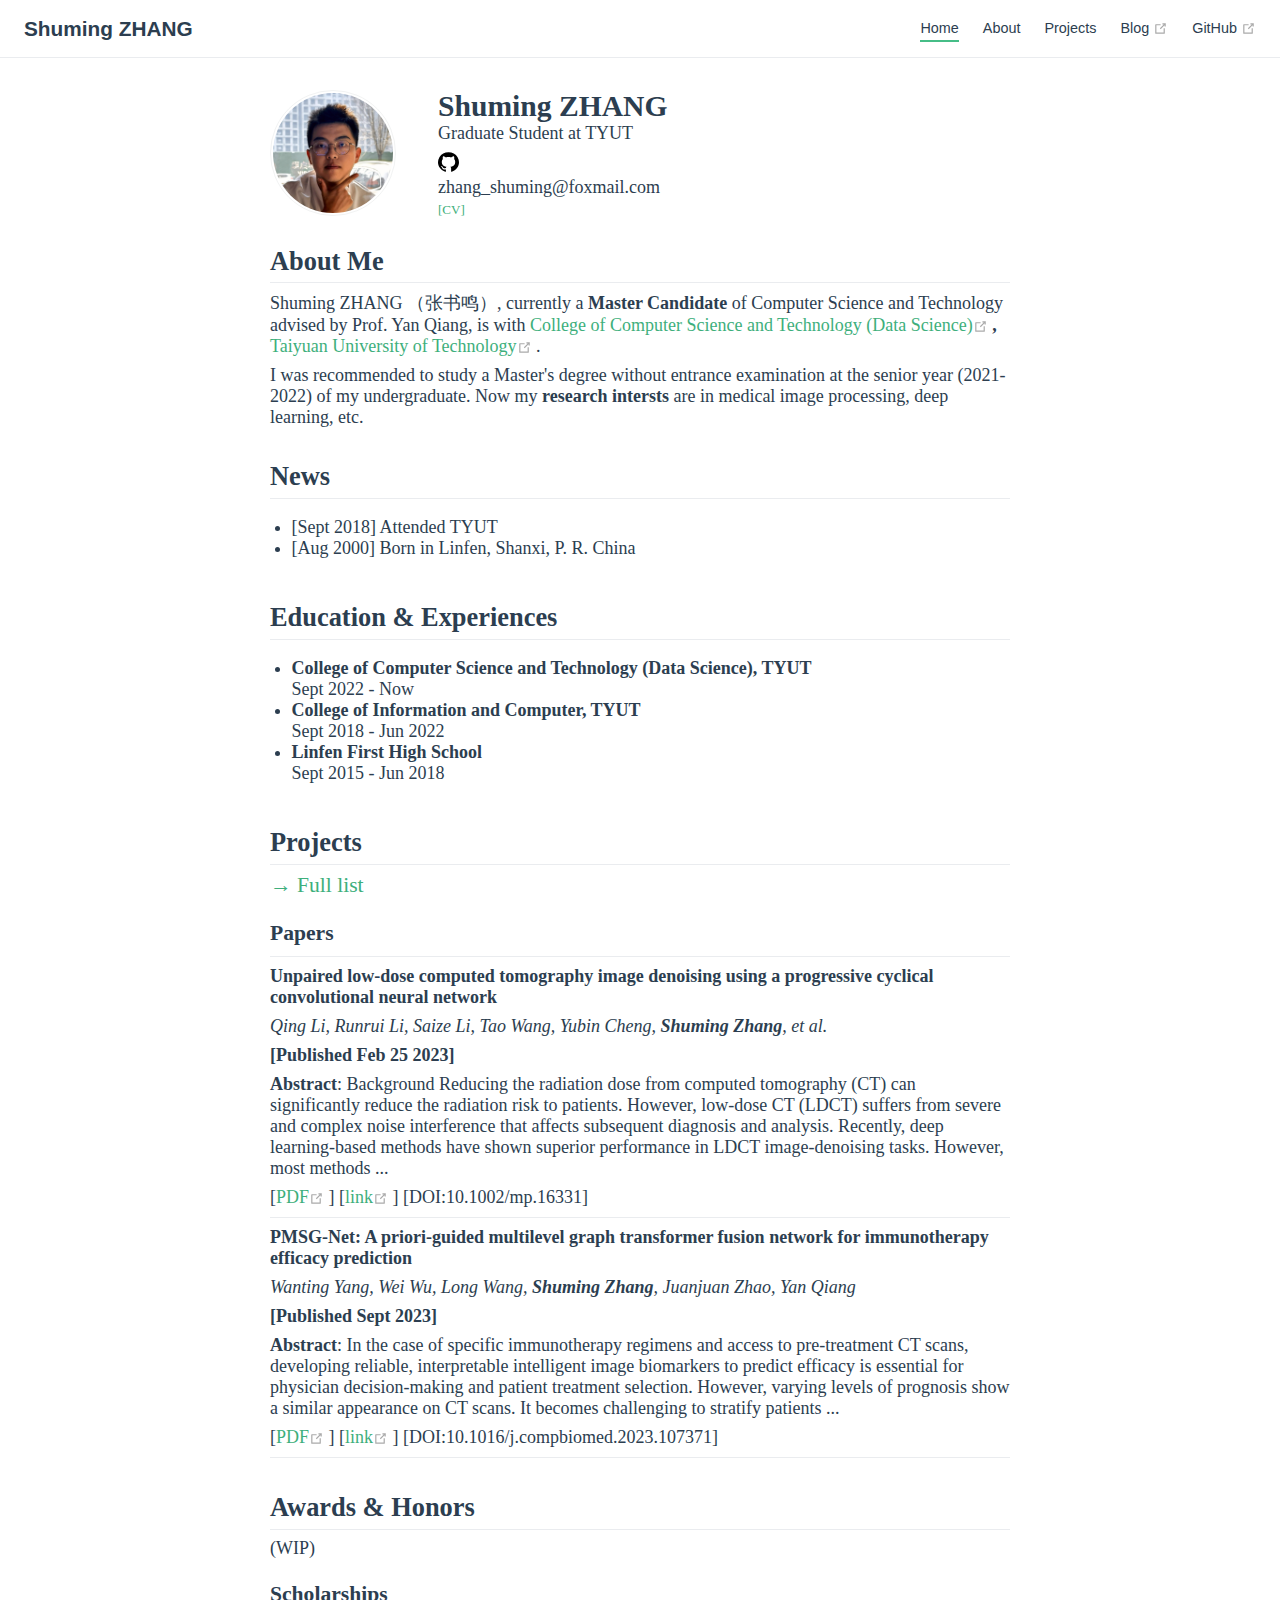
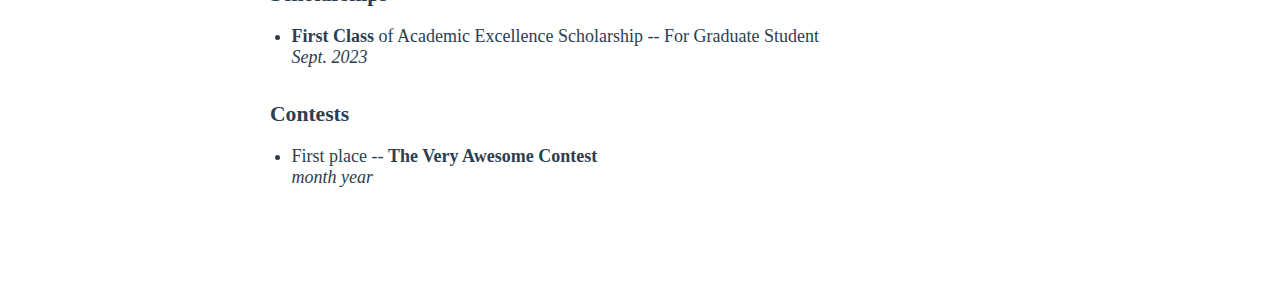
<file: index.html>
<!DOCTYPE html>
<html lang="en-US">
  <head>
    <meta charset="utf-8">
    <meta name="viewport" content="width=device-width,initial-scale=1">
    <title>Shuming ZHANG</title>
    <meta name="generator" content="VuePress 1.9.10">
    <link rel="icon" href="/profile.jpg">
    <meta name="description" content="Personal homepage for mingmingisme">
    
    <link rel="preload" href="/assets/css/0.styles.2d8ae50c.css" as="style"><link rel="preload" href="/assets/js/app.656e4b4e.js" as="script"><link rel="preload" href="/assets/js/2.a52605d6.js" as="script"><link rel="preload" href="/assets/js/1.e64710f7.js" as="script"><link rel="preload" href="/assets/js/22.3d241205.js" as="script"><link rel="preload" href="/assets/js/19.3ba5860b.js" as="script"><link rel="prefetch" href="/assets/js/10.5ce90e14.js"><link rel="prefetch" href="/assets/js/11.fe514b87.js"><link rel="prefetch" href="/assets/js/12.d8e96b1c.js"><link rel="prefetch" href="/assets/js/13.70bd9a88.js"><link rel="prefetch" href="/assets/js/14.325d9a90.js"><link rel="prefetch" href="/assets/js/15.5542c093.js"><link rel="prefetch" href="/assets/js/16.07f9781d.js"><link rel="prefetch" href="/assets/js/17.bd8d538c.js"><link rel="prefetch" href="/assets/js/18.6d3b94c1.js"><link rel="prefetch" href="/assets/js/20.dd2299aa.js"><link rel="prefetch" href="/assets/js/21.17376441.js"><link rel="prefetch" href="/assets/js/23.e6adf6f4.js"><link rel="prefetch" href="/assets/js/24.53e86841.js"><link rel="prefetch" href="/assets/js/25.6d2fcf06.js"><link rel="prefetch" href="/assets/js/3.a824ab41.js"><link rel="prefetch" href="/assets/js/4.d107076f.js"><link rel="prefetch" href="/assets/js/5.9ecbf5b6.js"><link rel="prefetch" href="/assets/js/6.ceafc49d.js"><link rel="prefetch" href="/assets/js/7.6cdcce7e.js"><link rel="prefetch" href="/assets/js/vendors~docsearch.bdc2fb18.js">
    <link rel="stylesheet" href="/assets/css/0.styles.2d8ae50c.css">
  </head>
  <body>
    <div id="app" data-server-rendered="true"><div class="theme-container no-sidebar home-page"><header class="navbar"><div class="sidebar-button"><svg xmlns="http://www.w3.org/2000/svg" aria-hidden="true" role="img" viewBox="0 0 448 512" class="icon"><path fill="currentColor" d="M436 124H12c-6.627 0-12-5.373-12-12V80c0-6.627 5.373-12 12-12h424c6.627 0 12 5.373 12 12v32c0 6.627-5.373 12-12 12zm0 160H12c-6.627 0-12-5.373-12-12v-32c0-6.627 5.373-12 12-12h424c6.627 0 12 5.373 12 12v32c0 6.627-5.373 12-12 12zm0 160H12c-6.627 0-12-5.373-12-12v-32c0-6.627 5.373-12 12-12h424c6.627 0 12 5.373 12 12v32c0 6.627-5.373 12-12 12z"></path></svg></div> <a href="/" aria-current="page" class="home-link router-link-exact-active router-link-active"><!----> <span class="site-name">Shuming ZHANG</span></a> <div class="links"><!----> <nav class="nav-links can-hide"><div class="nav-item"><a href="/" aria-current="page" class="nav-link router-link-exact-active router-link-active">
  Home
</a></div><div class="nav-item"><a href="/about/" class="nav-link">
  About
</a></div><div class="nav-item"><a href="/projects/" class="nav-link">
  Projects
</a></div><div class="nav-item"><a href="https://blog.mingmingisme.site" target="_blank" rel="noopener noreferrer" class="nav-link external">
  Blog
  <span><svg xmlns="http://www.w3.org/2000/svg" aria-hidden="true" focusable="false" x="0px" y="0px" viewBox="0 0 100 100" width="15" height="15" class="icon outbound"><path fill="currentColor" d="M18.8,85.1h56l0,0c2.2,0,4-1.8,4-4v-32h-8v28h-48v-48h28v-8h-32l0,0c-2.2,0-4,1.8-4,4v56C14.8,83.3,16.6,85.1,18.8,85.1z"></path> <polygon fill="currentColor" points="45.7,48.7 51.3,54.3 77.2,28.5 77.2,37.2 85.2,37.2 85.2,14.9 62.8,14.9 62.8,22.9 71.5,22.9"></polygon></svg> <span class="sr-only">(opens new window)</span></span></a></div><div class="nav-item"><a href="https://github.com/mingmingisme" target="_blank" rel="noopener noreferrer" class="nav-link external">
  GitHub
  <span><svg xmlns="http://www.w3.org/2000/svg" aria-hidden="true" focusable="false" x="0px" y="0px" viewBox="0 0 100 100" width="15" height="15" class="icon outbound"><path fill="currentColor" d="M18.8,85.1h56l0,0c2.2,0,4-1.8,4-4v-32h-8v28h-48v-48h28v-8h-32l0,0c-2.2,0-4,1.8-4,4v56C14.8,83.3,16.6,85.1,18.8,85.1z"></path> <polygon fill="currentColor" points="45.7,48.7 51.3,54.3 77.2,28.5 77.2,37.2 85.2,37.2 85.2,14.9 62.8,14.9 62.8,22.9 71.5,22.9"></polygon></svg> <span class="sr-only">(opens new window)</span></span></a></div> <!----></nav></div></header> <div class="sidebar-mask"></div> <aside class="sidebar"><nav class="nav-links"><div class="nav-item"><a href="/" aria-current="page" class="nav-link router-link-exact-active router-link-active">
  Home
</a></div><div class="nav-item"><a href="/about/" class="nav-link">
  About
</a></div><div class="nav-item"><a href="/projects/" class="nav-link">
  Projects
</a></div><div class="nav-item"><a href="https://blog.mingmingisme.site" target="_blank" rel="noopener noreferrer" class="nav-link external">
  Blog
  <span><svg xmlns="http://www.w3.org/2000/svg" aria-hidden="true" focusable="false" x="0px" y="0px" viewBox="0 0 100 100" width="15" height="15" class="icon outbound"><path fill="currentColor" d="M18.8,85.1h56l0,0c2.2,0,4-1.8,4-4v-32h-8v28h-48v-48h28v-8h-32l0,0c-2.2,0-4,1.8-4,4v56C14.8,83.3,16.6,85.1,18.8,85.1z"></path> <polygon fill="currentColor" points="45.7,48.7 51.3,54.3 77.2,28.5 77.2,37.2 85.2,37.2 85.2,14.9 62.8,14.9 62.8,22.9 71.5,22.9"></polygon></svg> <span class="sr-only">(opens new window)</span></span></a></div><div class="nav-item"><a href="https://github.com/mingmingisme" target="_blank" rel="noopener noreferrer" class="nav-link external">
  GitHub
  <span><svg xmlns="http://www.w3.org/2000/svg" aria-hidden="true" focusable="false" x="0px" y="0px" viewBox="0 0 100 100" width="15" height="15" class="icon outbound"><path fill="currentColor" d="M18.8,85.1h56l0,0c2.2,0,4-1.8,4-4v-32h-8v28h-48v-48h28v-8h-32l0,0c-2.2,0-4,1.8-4,4v56C14.8,83.3,16.6,85.1,18.8,85.1z"></path> <polygon fill="currentColor" points="45.7,48.7 51.3,54.3 77.2,28.5 77.2,37.2 85.2,37.2 85.2,14.9 62.8,14.9 62.8,22.9 71.5,22.9"></polygon></svg> <span class="sr-only">(opens new window)</span></span></a></div> <!----></nav>  <!----> </aside> <main class="page"> <div class="theme-default-content content__default"><div class="profile"><div class="image"><img src="/profile.jpg" alt></div> <div class="info"><div class="name">
      Shuming ZHANG
    </div> <div class="bio"><p>Graduate Student at TYUT</p></div> <div class="socials"><div><a href="https://github.com/mingmingisme" target="_blank"><img src="/icons/github.svg" alt="github" title="github"></a></div></div> <div class="contract"><div title="Contact me" class="email">
        zhang_shuming@foxmail.com
      </div></div> <div class="cv"><a href="https://github.com/mingmingisme" target="_blank" title="See my CV"><font size="2em" color="">[CV]</font></a></div></div></div> <h2 id="about-me"><a href="#about-me" class="header-anchor">#</a> About Me</h2> <p>Shuming ZHANG （张书鸣）, currently a <strong>Master Candidate</strong> of Computer Science
and Technology advised by Prof. Yan Qiang, is with <strong><a href="https://ccst.tyut.edu.cn/" target="_blank" rel="noopener noreferrer">College of Computer
Science and Technology (Data Science)<span><svg xmlns="http://www.w3.org/2000/svg" aria-hidden="true" focusable="false" x="0px" y="0px" viewBox="0 0 100 100" width="15" height="15" class="icon outbound"><path fill="currentColor" d="M18.8,85.1h56l0,0c2.2,0,4-1.8,4-4v-32h-8v28h-48v-48h28v-8h-32l0,0c-2.2,0-4,1.8-4,4v56C14.8,83.3,16.6,85.1,18.8,85.1z"></path> <polygon fill="currentColor" points="45.7,48.7 51.3,54.3 77.2,28.5 77.2,37.2 85.2,37.2 85.2,14.9 62.8,14.9 62.8,22.9 71.5,22.9"></polygon></svg> <span class="sr-only">(opens new window)</span></span></a>, <a href="https://english.tyut.edu.cn/" target="_blank" rel="noopener noreferrer">Taiyuan
University of Technology<span><svg xmlns="http://www.w3.org/2000/svg" aria-hidden="true" focusable="false" x="0px" y="0px" viewBox="0 0 100 100" width="15" height="15" class="icon outbound"><path fill="currentColor" d="M18.8,85.1h56l0,0c2.2,0,4-1.8,4-4v-32h-8v28h-48v-48h28v-8h-32l0,0c-2.2,0-4,1.8-4,4v56C14.8,83.3,16.6,85.1,18.8,85.1z"></path> <polygon fill="currentColor" points="45.7,48.7 51.3,54.3 77.2,28.5 77.2,37.2 85.2,37.2 85.2,14.9 62.8,14.9 62.8,22.9 71.5,22.9"></polygon></svg> <span class="sr-only">(opens new window)</span></span></a></strong>.</p> <p>I was recommended to study a Master's degree without entrance examination at
the senior year (2021-2022) of my undergraduate. Now my <strong>research intersts</strong>
are in medical image processing, deep learning, etc.</p> <h2 id="news"><a href="#news" class="header-anchor">#</a> News</h2> <ul><li>[Sept 2018] Attended TYUT</li> <li>[Aug 2000] Born in Linfen, Shanxi, P. R. China</li></ul> <h2 id="education-experiences"><a href="#education-experiences" class="header-anchor">#</a> Education &amp; Experiences</h2> <ul><li><strong>College of Computer Science and Technology (Data Science), TYUT</strong> <br>
Sept 2022 - Now</li> <li><strong>College of Information and Computer, TYUT</strong> <br>
Sept 2018 - Jun 2022</li> <li><strong>Linfen First High School</strong> <br>
Sept 2015 - Jun 2018</li></ul> <h2 id="projects"><a href="#projects" class="header-anchor">#</a> Projects</h2> <p><big><a href="/projects/">→ Full list</a></big></p> <h3 id="papers"><a href="#papers" class="header-anchor">#</a> Papers</h3> <hr> <p><strong>Unpaired low-dose computed tomography image denoising using a progressive
cyclical convolutional neural network</strong></p> <p><em>Qing Li, Runrui Li, Saize Li, Tao Wang, Yubin Cheng, <strong>Shuming Zhang</strong>,
et al.</em></p> <p><strong>[Published Feb 25 2023]</strong></p> <p><strong>Abstract</strong>: Background
Reducing the radiation dose from computed tomography (CT) can significantly
reduce the radiation risk to patients. However, low-dose CT (LDCT) suffers
from severe and complex noise interference that affects subsequent
diagnosis and analysis. Recently, deep learning-based methods have shown
superior performance in LDCT image-denoising tasks. However, most methods
...</p> <p>[<a href="https://aapm.onlinelibrary.wiley.com/doi/epdf/10.1002/mp.16331" target="_blank" rel="noopener noreferrer">PDF<span><svg xmlns="http://www.w3.org/2000/svg" aria-hidden="true" focusable="false" x="0px" y="0px" viewBox="0 0 100 100" width="15" height="15" class="icon outbound"><path fill="currentColor" d="M18.8,85.1h56l0,0c2.2,0,4-1.8,4-4v-32h-8v28h-48v-48h28v-8h-32l0,0c-2.2,0-4,1.8-4,4v56C14.8,83.3,16.6,85.1,18.8,85.1z"></path> <polygon fill="currentColor" points="45.7,48.7 51.3,54.3 77.2,28.5 77.2,37.2 85.2,37.2 85.2,14.9 62.8,14.9 62.8,22.9 71.5,22.9"></polygon></svg> <span class="sr-only">(opens new window)</span></span></a>]
[<a href="https://doi.org/10.1002/mp.16331" target="_blank" rel="noopener noreferrer">link<span><svg xmlns="http://www.w3.org/2000/svg" aria-hidden="true" focusable="false" x="0px" y="0px" viewBox="0 0 100 100" width="15" height="15" class="icon outbound"><path fill="currentColor" d="M18.8,85.1h56l0,0c2.2,0,4-1.8,4-4v-32h-8v28h-48v-48h28v-8h-32l0,0c-2.2,0-4,1.8-4,4v56C14.8,83.3,16.6,85.1,18.8,85.1z"></path> <polygon fill="currentColor" points="45.7,48.7 51.3,54.3 77.2,28.5 77.2,37.2 85.2,37.2 85.2,14.9 62.8,14.9 62.8,22.9 71.5,22.9"></polygon></svg> <span class="sr-only">(opens new window)</span></span></a>]
[DOI:10.1002/mp.16331]</p> <hr> <p><strong>PMSG-Net: A priori-guided multilevel graph transformer fusion network for
immunotherapy efficacy prediction</strong></p> <p><em>Wanting Yang, Wei Wu, Long Wang, <strong>Shuming Zhang</strong>, Juanjuan Zhao, Yan
Qiang</em></p> <p><strong>[Published Sept 2023]</strong></p> <p><strong>Abstract</strong>: In the case of specific immunotherapy regimens and access to
pre-treatment CT scans, developing reliable, interpretable intelligent image
biomarkers to predict efficacy is essential for physician decision-making
and patient treatment selection. However, varying levels of prognosis show a
similar appearance on CT scans. It becomes challenging to stratify patients
...</p> <p>[<a href="https://pdf.sciencedirectassets.com/271150/1-s2.0-S0010482523X00110/1-s2.0-S0010482523008363/main.pdf" target="_blank" rel="noopener noreferrer">PDF<span><svg xmlns="http://www.w3.org/2000/svg" aria-hidden="true" focusable="false" x="0px" y="0px" viewBox="0 0 100 100" width="15" height="15" class="icon outbound"><path fill="currentColor" d="M18.8,85.1h56l0,0c2.2,0,4-1.8,4-4v-32h-8v28h-48v-48h28v-8h-32l0,0c-2.2,0-4,1.8-4,4v56C14.8,83.3,16.6,85.1,18.8,85.1z"></path> <polygon fill="currentColor" points="45.7,48.7 51.3,54.3 77.2,28.5 77.2,37.2 85.2,37.2 85.2,14.9 62.8,14.9 62.8,22.9 71.5,22.9"></polygon></svg> <span class="sr-only">(opens new window)</span></span></a>]
[<a href="https://doi.org/10.1016/j.compbiomed.2023.107371" target="_blank" rel="noopener noreferrer">link<span><svg xmlns="http://www.w3.org/2000/svg" aria-hidden="true" focusable="false" x="0px" y="0px" viewBox="0 0 100 100" width="15" height="15" class="icon outbound"><path fill="currentColor" d="M18.8,85.1h56l0,0c2.2,0,4-1.8,4-4v-32h-8v28h-48v-48h28v-8h-32l0,0c-2.2,0-4,1.8-4,4v56C14.8,83.3,16.6,85.1,18.8,85.1z"></path> <polygon fill="currentColor" points="45.7,48.7 51.3,54.3 77.2,28.5 77.2,37.2 85.2,37.2 85.2,14.9 62.8,14.9 62.8,22.9 71.5,22.9"></polygon></svg> <span class="sr-only">(opens new window)</span></span></a>]
[DOI:10.1016/j.compbiomed.2023.107371]</p> <hr> <h2 id="awards-honors"><a href="#awards-honors" class="header-anchor">#</a> Awards &amp; Honors</h2> <p>(WIP)</p> <h3 id="scholarships"><a href="#scholarships" class="header-anchor">#</a> Scholarships</h3> <ul><li><strong>First Class</strong> of Academic Excellence Scholarship -- For Graduate Student <br> <em>Sept. 2023</em></li></ul> <h3 id="contests"><a href="#contests" class="header-anchor">#</a> Contests</h3> <ul><li>First place -- <strong>The Very Awesome Contest</strong> <br> <em>month year</em></li></ul></div> <footer class="page-edit"><!----> <!----></footer> <!----> </main></div><div class="global-ui"></div></div>
    <script src="/assets/js/app.656e4b4e.js" defer></script><script src="/assets/js/2.a52605d6.js" defer></script><script src="/assets/js/1.e64710f7.js" defer></script><script src="/assets/js/22.3d241205.js" defer></script><script src="/assets/js/19.3ba5860b.js" defer></script>
  </body>
</html>
</file>
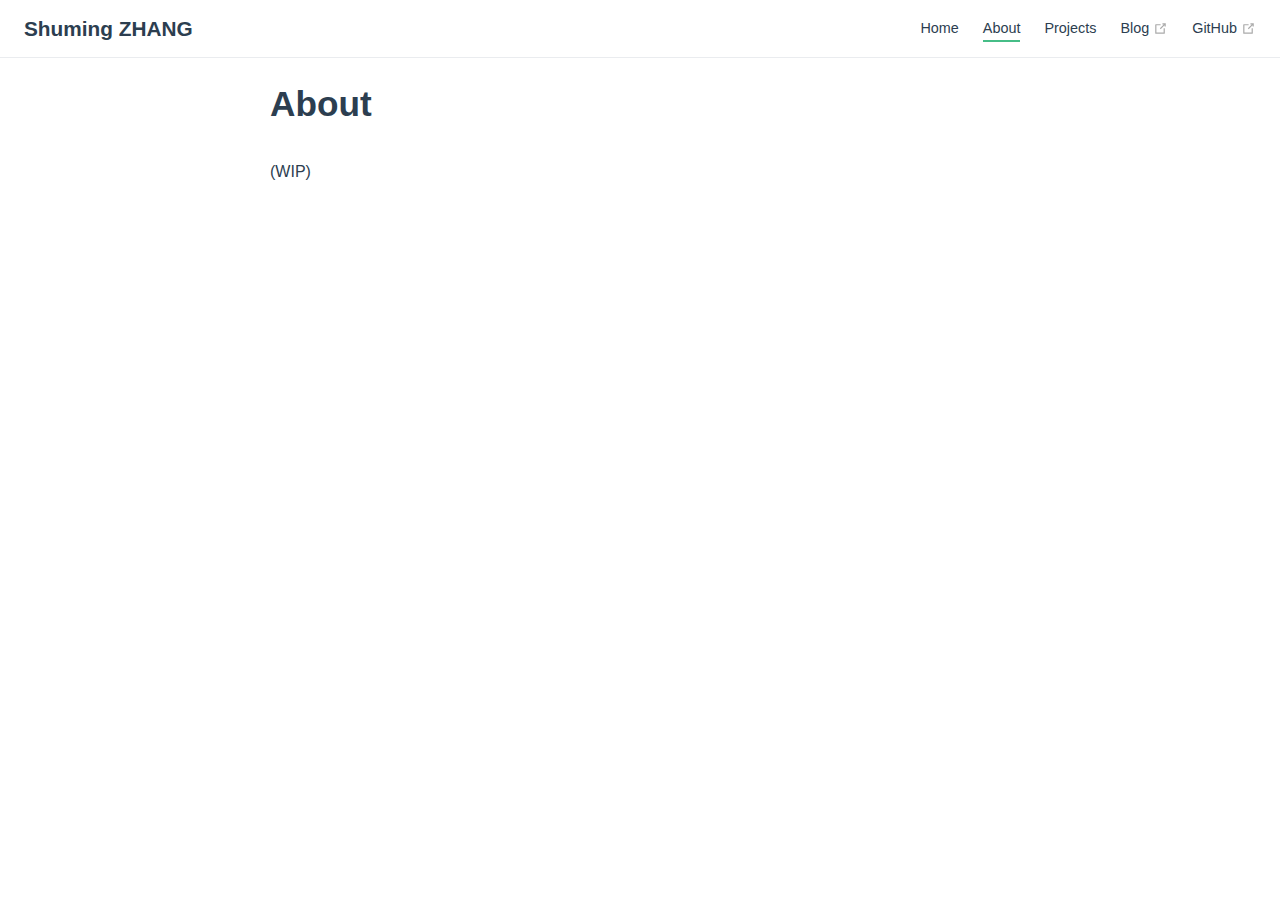
<file: about/index.html>
<!DOCTYPE html>
<html lang="en-US">
  <head>
    <meta charset="utf-8">
    <meta name="viewport" content="width=device-width,initial-scale=1">
    <title>About | Shuming ZHANG</title>
    <meta name="generator" content="VuePress 1.9.10">
    <link rel="icon" href="/profile.jpg">
    <meta name="description" content="Personal homepage for mingmingisme">
    
    <link rel="preload" href="/assets/css/0.styles.2d8ae50c.css" as="style"><link rel="preload" href="/assets/js/app.656e4b4e.js" as="script"><link rel="preload" href="/assets/js/2.a52605d6.js" as="script"><link rel="preload" href="/assets/js/1.e64710f7.js" as="script"><link rel="preload" href="/assets/js/24.53e86841.js" as="script"><link rel="prefetch" href="/assets/js/10.5ce90e14.js"><link rel="prefetch" href="/assets/js/11.fe514b87.js"><link rel="prefetch" href="/assets/js/12.d8e96b1c.js"><link rel="prefetch" href="/assets/js/13.70bd9a88.js"><link rel="prefetch" href="/assets/js/14.325d9a90.js"><link rel="prefetch" href="/assets/js/15.5542c093.js"><link rel="prefetch" href="/assets/js/16.07f9781d.js"><link rel="prefetch" href="/assets/js/17.bd8d538c.js"><link rel="prefetch" href="/assets/js/18.6d3b94c1.js"><link rel="prefetch" href="/assets/js/19.3ba5860b.js"><link rel="prefetch" href="/assets/js/20.dd2299aa.js"><link rel="prefetch" href="/assets/js/21.17376441.js"><link rel="prefetch" href="/assets/js/22.3d241205.js"><link rel="prefetch" href="/assets/js/23.e6adf6f4.js"><link rel="prefetch" href="/assets/js/25.6d2fcf06.js"><link rel="prefetch" href="/assets/js/3.a824ab41.js"><link rel="prefetch" href="/assets/js/4.d107076f.js"><link rel="prefetch" href="/assets/js/5.9ecbf5b6.js"><link rel="prefetch" href="/assets/js/6.ceafc49d.js"><link rel="prefetch" href="/assets/js/7.6cdcce7e.js"><link rel="prefetch" href="/assets/js/vendors~docsearch.bdc2fb18.js">
    <link rel="stylesheet" href="/assets/css/0.styles.2d8ae50c.css">
  </head>
  <body>
    <div id="app" data-server-rendered="true"><div class="theme-container no-sidebar"><header class="navbar"><div class="sidebar-button"><svg xmlns="http://www.w3.org/2000/svg" aria-hidden="true" role="img" viewBox="0 0 448 512" class="icon"><path fill="currentColor" d="M436 124H12c-6.627 0-12-5.373-12-12V80c0-6.627 5.373-12 12-12h424c6.627 0 12 5.373 12 12v32c0 6.627-5.373 12-12 12zm0 160H12c-6.627 0-12-5.373-12-12v-32c0-6.627 5.373-12 12-12h424c6.627 0 12 5.373 12 12v32c0 6.627-5.373 12-12 12zm0 160H12c-6.627 0-12-5.373-12-12v-32c0-6.627 5.373-12 12-12h424c6.627 0 12 5.373 12 12v32c0 6.627-5.373 12-12 12z"></path></svg></div> <a href="/" class="home-link router-link-active"><!----> <span class="site-name">Shuming ZHANG</span></a> <div class="links"><!----> <nav class="nav-links can-hide"><div class="nav-item"><a href="/" class="nav-link">
  Home
</a></div><div class="nav-item"><a href="/about/" aria-current="page" class="nav-link router-link-exact-active router-link-active">
  About
</a></div><div class="nav-item"><a href="/projects/" class="nav-link">
  Projects
</a></div><div class="nav-item"><a href="https://blog.mingmingisme.site" target="_blank" rel="noopener noreferrer" class="nav-link external">
  Blog
  <span><svg xmlns="http://www.w3.org/2000/svg" aria-hidden="true" focusable="false" x="0px" y="0px" viewBox="0 0 100 100" width="15" height="15" class="icon outbound"><path fill="currentColor" d="M18.8,85.1h56l0,0c2.2,0,4-1.8,4-4v-32h-8v28h-48v-48h28v-8h-32l0,0c-2.2,0-4,1.8-4,4v56C14.8,83.3,16.6,85.1,18.8,85.1z"></path> <polygon fill="currentColor" points="45.7,48.7 51.3,54.3 77.2,28.5 77.2,37.2 85.2,37.2 85.2,14.9 62.8,14.9 62.8,22.9 71.5,22.9"></polygon></svg> <span class="sr-only">(opens new window)</span></span></a></div><div class="nav-item"><a href="https://github.com/mingmingisme" target="_blank" rel="noopener noreferrer" class="nav-link external">
  GitHub
  <span><svg xmlns="http://www.w3.org/2000/svg" aria-hidden="true" focusable="false" x="0px" y="0px" viewBox="0 0 100 100" width="15" height="15" class="icon outbound"><path fill="currentColor" d="M18.8,85.1h56l0,0c2.2,0,4-1.8,4-4v-32h-8v28h-48v-48h28v-8h-32l0,0c-2.2,0-4,1.8-4,4v56C14.8,83.3,16.6,85.1,18.8,85.1z"></path> <polygon fill="currentColor" points="45.7,48.7 51.3,54.3 77.2,28.5 77.2,37.2 85.2,37.2 85.2,14.9 62.8,14.9 62.8,22.9 71.5,22.9"></polygon></svg> <span class="sr-only">(opens new window)</span></span></a></div> <!----></nav></div></header> <div class="sidebar-mask"></div> <aside class="sidebar"><nav class="nav-links"><div class="nav-item"><a href="/" class="nav-link">
  Home
</a></div><div class="nav-item"><a href="/about/" aria-current="page" class="nav-link router-link-exact-active router-link-active">
  About
</a></div><div class="nav-item"><a href="/projects/" class="nav-link">
  Projects
</a></div><div class="nav-item"><a href="https://blog.mingmingisme.site" target="_blank" rel="noopener noreferrer" class="nav-link external">
  Blog
  <span><svg xmlns="http://www.w3.org/2000/svg" aria-hidden="true" focusable="false" x="0px" y="0px" viewBox="0 0 100 100" width="15" height="15" class="icon outbound"><path fill="currentColor" d="M18.8,85.1h56l0,0c2.2,0,4-1.8,4-4v-32h-8v28h-48v-48h28v-8h-32l0,0c-2.2,0-4,1.8-4,4v56C14.8,83.3,16.6,85.1,18.8,85.1z"></path> <polygon fill="currentColor" points="45.7,48.7 51.3,54.3 77.2,28.5 77.2,37.2 85.2,37.2 85.2,14.9 62.8,14.9 62.8,22.9 71.5,22.9"></polygon></svg> <span class="sr-only">(opens new window)</span></span></a></div><div class="nav-item"><a href="https://github.com/mingmingisme" target="_blank" rel="noopener noreferrer" class="nav-link external">
  GitHub
  <span><svg xmlns="http://www.w3.org/2000/svg" aria-hidden="true" focusable="false" x="0px" y="0px" viewBox="0 0 100 100" width="15" height="15" class="icon outbound"><path fill="currentColor" d="M18.8,85.1h56l0,0c2.2,0,4-1.8,4-4v-32h-8v28h-48v-48h28v-8h-32l0,0c-2.2,0-4,1.8-4,4v56C14.8,83.3,16.6,85.1,18.8,85.1z"></path> <polygon fill="currentColor" points="45.7,48.7 51.3,54.3 77.2,28.5 77.2,37.2 85.2,37.2 85.2,14.9 62.8,14.9 62.8,22.9 71.5,22.9"></polygon></svg> <span class="sr-only">(opens new window)</span></span></a></div> <!----></nav>  <!----> </aside> <main class="page"> <div class="theme-default-content content__default"><h1 id="about"><a href="#about" class="header-anchor">#</a> About</h1> <p>(WIP)</p></div> <footer class="page-edit"><!----> <!----></footer> <!----> </main></div><div class="global-ui"></div></div>
    <script src="/assets/js/app.656e4b4e.js" defer></script><script src="/assets/js/2.a52605d6.js" defer></script><script src="/assets/js/1.e64710f7.js" defer></script><script src="/assets/js/24.53e86841.js" defer></script>
  </body>
</html>
</file>
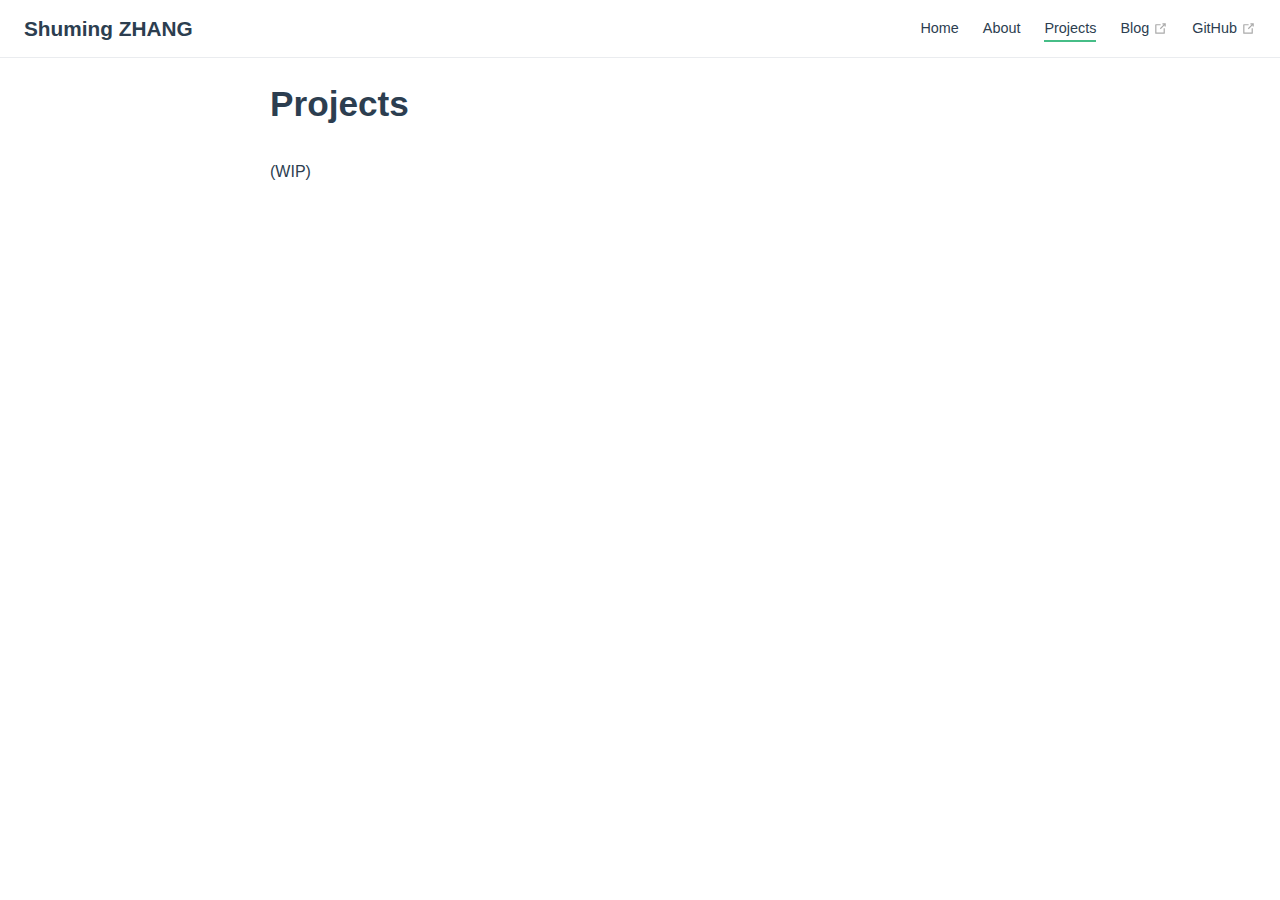
<file: projects/index.html>
<!DOCTYPE html>
<html lang="en-US">
  <head>
    <meta charset="utf-8">
    <meta name="viewport" content="width=device-width,initial-scale=1">
    <title>Projects | Shuming ZHANG</title>
    <meta name="generator" content="VuePress 1.9.10">
    <link rel="icon" href="/profile.jpg">
    <meta name="description" content="Personal homepage for mingmingisme">
    
    <link rel="preload" href="/assets/css/0.styles.2d8ae50c.css" as="style"><link rel="preload" href="/assets/js/app.656e4b4e.js" as="script"><link rel="preload" href="/assets/js/2.a52605d6.js" as="script"><link rel="preload" href="/assets/js/1.e64710f7.js" as="script"><link rel="preload" href="/assets/js/25.6d2fcf06.js" as="script"><link rel="prefetch" href="/assets/js/10.5ce90e14.js"><link rel="prefetch" href="/assets/js/11.fe514b87.js"><link rel="prefetch" href="/assets/js/12.d8e96b1c.js"><link rel="prefetch" href="/assets/js/13.70bd9a88.js"><link rel="prefetch" href="/assets/js/14.325d9a90.js"><link rel="prefetch" href="/assets/js/15.5542c093.js"><link rel="prefetch" href="/assets/js/16.07f9781d.js"><link rel="prefetch" href="/assets/js/17.bd8d538c.js"><link rel="prefetch" href="/assets/js/18.6d3b94c1.js"><link rel="prefetch" href="/assets/js/19.3ba5860b.js"><link rel="prefetch" href="/assets/js/20.dd2299aa.js"><link rel="prefetch" href="/assets/js/21.17376441.js"><link rel="prefetch" href="/assets/js/22.3d241205.js"><link rel="prefetch" href="/assets/js/23.e6adf6f4.js"><link rel="prefetch" href="/assets/js/24.53e86841.js"><link rel="prefetch" href="/assets/js/3.a824ab41.js"><link rel="prefetch" href="/assets/js/4.d107076f.js"><link rel="prefetch" href="/assets/js/5.9ecbf5b6.js"><link rel="prefetch" href="/assets/js/6.ceafc49d.js"><link rel="prefetch" href="/assets/js/7.6cdcce7e.js"><link rel="prefetch" href="/assets/js/vendors~docsearch.bdc2fb18.js">
    <link rel="stylesheet" href="/assets/css/0.styles.2d8ae50c.css">
  </head>
  <body>
    <div id="app" data-server-rendered="true"><div class="theme-container no-sidebar"><header class="navbar"><div class="sidebar-button"><svg xmlns="http://www.w3.org/2000/svg" aria-hidden="true" role="img" viewBox="0 0 448 512" class="icon"><path fill="currentColor" d="M436 124H12c-6.627 0-12-5.373-12-12V80c0-6.627 5.373-12 12-12h424c6.627 0 12 5.373 12 12v32c0 6.627-5.373 12-12 12zm0 160H12c-6.627 0-12-5.373-12-12v-32c0-6.627 5.373-12 12-12h424c6.627 0 12 5.373 12 12v32c0 6.627-5.373 12-12 12zm0 160H12c-6.627 0-12-5.373-12-12v-32c0-6.627 5.373-12 12-12h424c6.627 0 12 5.373 12 12v32c0 6.627-5.373 12-12 12z"></path></svg></div> <a href="/" class="home-link router-link-active"><!----> <span class="site-name">Shuming ZHANG</span></a> <div class="links"><!----> <nav class="nav-links can-hide"><div class="nav-item"><a href="/" class="nav-link">
  Home
</a></div><div class="nav-item"><a href="/about/" class="nav-link">
  About
</a></div><div class="nav-item"><a href="/projects/" aria-current="page" class="nav-link router-link-exact-active router-link-active">
  Projects
</a></div><div class="nav-item"><a href="https://blog.mingmingisme.site" target="_blank" rel="noopener noreferrer" class="nav-link external">
  Blog
  <span><svg xmlns="http://www.w3.org/2000/svg" aria-hidden="true" focusable="false" x="0px" y="0px" viewBox="0 0 100 100" width="15" height="15" class="icon outbound"><path fill="currentColor" d="M18.8,85.1h56l0,0c2.2,0,4-1.8,4-4v-32h-8v28h-48v-48h28v-8h-32l0,0c-2.2,0-4,1.8-4,4v56C14.8,83.3,16.6,85.1,18.8,85.1z"></path> <polygon fill="currentColor" points="45.7,48.7 51.3,54.3 77.2,28.5 77.2,37.2 85.2,37.2 85.2,14.9 62.8,14.9 62.8,22.9 71.5,22.9"></polygon></svg> <span class="sr-only">(opens new window)</span></span></a></div><div class="nav-item"><a href="https://github.com/mingmingisme" target="_blank" rel="noopener noreferrer" class="nav-link external">
  GitHub
  <span><svg xmlns="http://www.w3.org/2000/svg" aria-hidden="true" focusable="false" x="0px" y="0px" viewBox="0 0 100 100" width="15" height="15" class="icon outbound"><path fill="currentColor" d="M18.8,85.1h56l0,0c2.2,0,4-1.8,4-4v-32h-8v28h-48v-48h28v-8h-32l0,0c-2.2,0-4,1.8-4,4v56C14.8,83.3,16.6,85.1,18.8,85.1z"></path> <polygon fill="currentColor" points="45.7,48.7 51.3,54.3 77.2,28.5 77.2,37.2 85.2,37.2 85.2,14.9 62.8,14.9 62.8,22.9 71.5,22.9"></polygon></svg> <span class="sr-only">(opens new window)</span></span></a></div> <!----></nav></div></header> <div class="sidebar-mask"></div> <aside class="sidebar"><nav class="nav-links"><div class="nav-item"><a href="/" class="nav-link">
  Home
</a></div><div class="nav-item"><a href="/about/" class="nav-link">
  About
</a></div><div class="nav-item"><a href="/projects/" aria-current="page" class="nav-link router-link-exact-active router-link-active">
  Projects
</a></div><div class="nav-item"><a href="https://blog.mingmingisme.site" target="_blank" rel="noopener noreferrer" class="nav-link external">
  Blog
  <span><svg xmlns="http://www.w3.org/2000/svg" aria-hidden="true" focusable="false" x="0px" y="0px" viewBox="0 0 100 100" width="15" height="15" class="icon outbound"><path fill="currentColor" d="M18.8,85.1h56l0,0c2.2,0,4-1.8,4-4v-32h-8v28h-48v-48h28v-8h-32l0,0c-2.2,0-4,1.8-4,4v56C14.8,83.3,16.6,85.1,18.8,85.1z"></path> <polygon fill="currentColor" points="45.7,48.7 51.3,54.3 77.2,28.5 77.2,37.2 85.2,37.2 85.2,14.9 62.8,14.9 62.8,22.9 71.5,22.9"></polygon></svg> <span class="sr-only">(opens new window)</span></span></a></div><div class="nav-item"><a href="https://github.com/mingmingisme" target="_blank" rel="noopener noreferrer" class="nav-link external">
  GitHub
  <span><svg xmlns="http://www.w3.org/2000/svg" aria-hidden="true" focusable="false" x="0px" y="0px" viewBox="0 0 100 100" width="15" height="15" class="icon outbound"><path fill="currentColor" d="M18.8,85.1h56l0,0c2.2,0,4-1.8,4-4v-32h-8v28h-48v-48h28v-8h-32l0,0c-2.2,0-4,1.8-4,4v56C14.8,83.3,16.6,85.1,18.8,85.1z"></path> <polygon fill="currentColor" points="45.7,48.7 51.3,54.3 77.2,28.5 77.2,37.2 85.2,37.2 85.2,14.9 62.8,14.9 62.8,22.9 71.5,22.9"></polygon></svg> <span class="sr-only">(opens new window)</span></span></a></div> <!----></nav>  <!----> </aside> <main class="page"> <div class="theme-default-content content__default"><h1 id="projects"><a href="#projects" class="header-anchor">#</a> Projects</h1> <p>(WIP)</p></div> <footer class="page-edit"><!----> <!----></footer> <!----> </main></div><div class="global-ui"></div></div>
    <script src="/assets/js/app.656e4b4e.js" defer></script><script src="/assets/js/2.a52605d6.js" defer></script><script src="/assets/js/1.e64710f7.js" defer></script><script src="/assets/js/25.6d2fcf06.js" defer></script>
  </body>
</html>
</file>
<file: assets/css/0.styles.2d8ae50c.css>
code[class*=language-],pre[class*=language-]{color:#ccc;background:none;font-family:Consolas,Monaco,Andale Mono,Ubuntu Mono,monospace;font-size:1em;text-align:left;white-space:pre;word-spacing:normal;word-break:normal;word-wrap:normal;line-height:1.5;-moz-tab-size:4;-o-tab-size:4;tab-size:4;-webkit-hyphens:none;hyphens:none}pre[class*=language-]{padding:1em;margin:.5em 0;overflow:auto}:not(pre)>code[class*=language-],pre[class*=language-]{background:#2d2d2d}:not(pre)>code[class*=language-]{padding:.1em;border-radius:.3em;white-space:normal}.token.block-comment,.token.cdata,.token.comment,.token.doctype,.token.prolog{color:#999}.token.punctuation{color:#ccc}.token.attr-name,.token.deleted,.token.namespace,.token.tag{color:#e2777a}.token.function-name{color:#6196cc}.token.boolean,.token.function,.token.number{color:#f08d49}.token.class-name,.token.constant,.token.property,.token.symbol{color:#f8c555}.token.atrule,.token.builtin,.token.important,.token.keyword,.token.selector{color:#cc99cd}.token.attr-value,.token.char,.token.regex,.token.string,.token.variable{color:#7ec699}.token.entity,.token.operator,.token.url{color:#67cdcc}.token.bold,.token.important{font-weight:700}.token.italic{font-style:italic}.token.entity{cursor:help}.token.inserted{color:green}.theme-default-content code{color:#476582;padding:.25rem .5rem;margin:0;font-size:.85em;background-color:rgba(27,31,35,.05);border-radius:3px}.theme-default-content code .token.deleted{color:#ec5975}.theme-default-content code .token.inserted{color:#3eaf7c}.theme-default-content pre,.theme-default-content pre[class*=language-]{line-height:1.4;padding:1.25rem 1.5rem;margin:.85rem 0;background-color:#282c34;border-radius:6px;overflow:auto}.theme-default-content pre[class*=language-] code,.theme-default-content pre code{color:#fff;padding:0;background-color:transparent;border-radius:0}div[class*=language-]{position:relative;background-color:#282c34;border-radius:6px}div[class*=language-] .highlight-lines{-webkit-user-select:none;user-select:none;padding-top:1.3rem;position:absolute;top:0;left:0;width:100%;line-height:1.4}div[class*=language-] .highlight-lines .highlighted{background-color:rgba(0,0,0,.66)}div[class*=language-] pre,div[class*=language-] pre[class*=language-]{background:transparent;position:relative;z-index:1}div[class*=language-]:before{position:absolute;z-index:3;top:.8em;right:1em;font-size:.75rem;color:hsla(0,0%,100%,.4)}div[class*=language-]:not(.line-numbers-mode) .line-numbers-wrapper{display:none}div[class*=language-].line-numbers-mode .highlight-lines .highlighted{position:relative}div[class*=language-].line-numbers-mode .highlight-lines .highlighted:before{content:" ";position:absolute;z-index:3;left:0;top:0;display:block;width:3.5rem;height:100%;background-color:rgba(0,0,0,.66)}div[class*=language-].line-numbers-mode pre{padding-left:4.5rem;vertical-align:middle}div[class*=language-].line-numbers-mode .line-numbers-wrapper{position:absolute;top:0;width:3.5rem;text-align:center;color:hsla(0,0%,100%,.3);padding:1.25rem 0;line-height:1.4}div[class*=language-].line-numbers-mode .line-numbers-wrapper br{-webkit-user-select:none;user-select:none}div[class*=language-].line-numbers-mode .line-numbers-wrapper .line-number{position:relative;z-index:4;-webkit-user-select:none;user-select:none;font-size:.85em}div[class*=language-].line-numbers-mode:after{content:"";position:absolute;z-index:2;top:0;left:0;width:3.5rem;height:100%;border-radius:6px 0 0 6px;border-right:1px solid rgba(0,0,0,.66);background-color:#282c34}div[class~=language-js]:before{content:"js"}div[class~=language-ts]:before{content:"ts"}div[class~=language-html]:before{content:"html"}div[class~=language-md]:before{content:"md"}div[class~=language-vue]:before{content:"vue"}div[class~=language-css]:before{content:"css"}div[class~=language-sass]:before{content:"sass"}div[class~=language-scss]:before{content:"scss"}div[class~=language-less]:before{content:"less"}div[class~=language-stylus]:before{content:"stylus"}div[class~=language-go]:before{content:"go"}div[class~=language-java]:before{content:"java"}div[class~=language-c]:before{content:"c"}div[class~=language-sh]:before{content:"sh"}div[class~=language-yaml]:before{content:"yaml"}div[class~=language-py]:before{content:"py"}div[class~=language-docker]:before{content:"docker"}div[class~=language-dockerfile]:before{content:"dockerfile"}div[class~=language-makefile]:before{content:"makefile"}div[class~=language-javascript]:before{content:"js"}div[class~=language-typescript]:before{content:"ts"}div[class~=language-markup]:before{content:"html"}div[class~=language-markdown]:before{content:"md"}div[class~=language-json]:before{content:"json"}div[class~=language-ruby]:before{content:"rb"}div[class~=language-python]:before{content:"py"}div[class~=language-bash]:before{content:"sh"}div[class~=language-php]:before{content:"php"}.custom-block .custom-block-title{font-weight:600;margin-bottom:-.4rem}.custom-block.danger,.custom-block.tip,.custom-block.warning{padding:.1rem 1.5rem;border-left-width:.5rem;border-left-style:solid;margin:1rem 0}.custom-block.tip{background-color:#f3f5f7;border-color:#42b983}.custom-block.warning{background-color:rgba(255,229,100,.3);border-color:#e7c000;color:#6b5900}.custom-block.warning .custom-block-title{color:#b29400}.custom-block.warning a{color:#2c3e50}.custom-block.danger{background-color:#ffe6e6;border-color:#c00;color:#4d0000}.custom-block.danger .custom-block-title{color:#900}.custom-block.danger a{color:#2c3e50}.custom-block.details{display:block;position:relative;border-radius:2px;margin:1.6em 0;padding:1.6em;background-color:#eee}.custom-block.details h4{margin-top:0}.custom-block.details figure:last-child,.custom-block.details p:last-child{margin-bottom:0;padding-bottom:0}.custom-block.details summary{outline:none;cursor:pointer}.arrow{display:inline-block;width:0;height:0}.arrow.up{border-bottom:6px solid #ccc}.arrow.down,.arrow.up{border-left:4px solid transparent;border-right:4px solid transparent}.arrow.down{border-top:6px solid #ccc}.arrow.right{border-left:6px solid #ccc}.arrow.left,.arrow.right{border-top:4px solid transparent;border-bottom:4px solid transparent}.arrow.left{border-right:6px solid #ccc}.theme-default-content:not(.custom){max-width:740px;margin:0 auto;padding:2rem 2.5rem}@media (max-width:959px){.theme-default-content:not(.custom){padding:2rem}}@media (max-width:419px){.theme-default-content:not(.custom){padding:1.5rem}}.table-of-contents .badge{vertical-align:middle}body,html{padding:0;margin:0;background-color:#fff}body{font-family:-apple-system,BlinkMacSystemFont,Segoe UI,Roboto,Oxygen,Ubuntu,Cantarell,Fira Sans,Droid Sans,Helvetica Neue,sans-serif;-webkit-font-smoothing:antialiased;-moz-osx-font-smoothing:grayscale;font-size:16px;color:#2c3e50}.page{padding-left:20rem}.navbar{z-index:20;right:0;height:3.6rem;background-color:#fff;box-sizing:border-box;border-bottom:1px solid #eaecef}.navbar,.sidebar-mask{position:fixed;top:0;left:0}.sidebar-mask{z-index:9;width:100vw;height:100vh;display:none}.sidebar{font-size:16px;background-color:#fff;width:20rem;position:fixed;z-index:10;margin:0;top:3.6rem;left:0;bottom:0;box-sizing:border-box;border-right:1px solid #eaecef;overflow-y:auto}.theme-default-content:not(.custom)>:first-child{margin-top:3.6rem}.theme-default-content:not(.custom) a:hover{text-decoration:underline}.theme-default-content:not(.custom) p.demo{padding:1rem 1.5rem;border:1px solid #ddd;border-radius:4px}.theme-default-content:not(.custom) img{max-width:100%}.theme-default-content.custom{padding:0;margin:0}.theme-default-content.custom img{max-width:100%}a{font-weight:500;text-decoration:none}a,p a code{color:#3eaf7c}p a code{font-weight:400}kbd{background:#eee;border:.15rem solid #ddd;border-bottom:.25rem solid #ddd;border-radius:.15rem;padding:0 .15em}blockquote{font-size:1rem;color:#999;border-left:.2rem solid #dfe2e5;margin:1rem 0;padding:.25rem 0 .25rem 1rem}blockquote>p{margin:0}ol,ul{padding-left:1.2em}strong{font-weight:600}h1,h2,h3,h4,h5,h6{font-weight:600;line-height:1.25}.theme-default-content:not(.custom)>h1,.theme-default-content:not(.custom)>h2,.theme-default-content:not(.custom)>h3,.theme-default-content:not(.custom)>h4,.theme-default-content:not(.custom)>h5,.theme-default-content:not(.custom)>h6{margin-top:-3.1rem;padding-top:4.6rem;margin-bottom:0}.theme-default-content:not(.custom)>h1:first-child,.theme-default-content:not(.custom)>h2:first-child,.theme-default-content:not(.custom)>h3:first-child,.theme-default-content:not(.custom)>h4:first-child,.theme-default-content:not(.custom)>h5:first-child,.theme-default-content:not(.custom)>h6:first-child{margin-top:-1.5rem;margin-bottom:1rem}.theme-default-content:not(.custom)>h1:first-child+.custom-block,.theme-default-content:not(.custom)>h1:first-child+p,.theme-default-content:not(.custom)>h1:first-child+pre,.theme-default-content:not(.custom)>h2:first-child+.custom-block,.theme-default-content:not(.custom)>h2:first-child+p,.theme-default-content:not(.custom)>h2:first-child+pre,.theme-default-content:not(.custom)>h3:first-child+.custom-block,.theme-default-content:not(.custom)>h3:first-child+p,.theme-default-content:not(.custom)>h3:first-child+pre,.theme-default-content:not(.custom)>h4:first-child+.custom-block,.theme-default-content:not(.custom)>h4:first-child+p,.theme-default-content:not(.custom)>h4:first-child+pre,.theme-default-content:not(.custom)>h5:first-child+.custom-block,.theme-default-content:not(.custom)>h5:first-child+p,.theme-default-content:not(.custom)>h5:first-child+pre,.theme-default-content:not(.custom)>h6:first-child+.custom-block,.theme-default-content:not(.custom)>h6:first-child+p,.theme-default-content:not(.custom)>h6:first-child+pre{margin-top:2rem}h1:focus .header-anchor,h1:hover .header-anchor,h2:focus .header-anchor,h2:hover .header-anchor,h3:focus .header-anchor,h3:hover .header-anchor,h4:focus .header-anchor,h4:hover .header-anchor,h5:focus .header-anchor,h5:hover .header-anchor,h6:focus .header-anchor,h6:hover .header-anchor{opacity:1}h1{font-size:2.2rem}h2{font-size:1.65rem;padding-bottom:.3rem;border-bottom:1px solid #eaecef}h3{font-size:1.35rem}a.header-anchor{font-size:.85em;float:left;margin-left:-.87em;padding-right:.23em;margin-top:.125em;-webkit-user-select:none;user-select:none;opacity:0}a.header-anchor:focus,a.header-anchor:hover{text-decoration:none}.line-number,code,kbd{font-family:source-code-pro,Menlo,Monaco,Consolas,Courier New,monospace}ol,p,ul{line-height:1.7}hr{border:0;border-top:1px solid #eaecef}table{border-collapse:collapse;margin:1rem 0;display:block;overflow-x:auto}tr{border-top:1px solid #dfe2e5}tr:nth-child(2n){background-color:#f6f8fa}td,th{border:1px solid #dfe2e5;padding:.6em 1em}.theme-container.sidebar-open .sidebar-mask{display:block}.theme-container.no-navbar .theme-default-content:not(.custom)>h1,.theme-container.no-navbar h2,.theme-container.no-navbar h3,.theme-container.no-navbar h4,.theme-container.no-navbar h5,.theme-container.no-navbar h6{margin-top:1.5rem;padding-top:0}.theme-container.no-navbar .sidebar{top:0}@media (min-width:720px){.theme-container.no-sidebar .sidebar{display:none}.theme-container.no-sidebar .page{padding-left:0}}@media (max-width:959px){.sidebar{font-size:15px;width:16.4rem}.page{padding-left:16.4rem}}@media (max-width:719px){.sidebar{top:0;padding-top:3.6rem;transform:translateX(-100%);transition:transform .2s ease}.page{padding-left:0}.theme-container.sidebar-open .sidebar{transform:translateX(0)}.theme-container.no-navbar .sidebar{padding-top:0}}@media (max-width:419px){h1{font-size:1.9rem}.theme-default-content div[class*=language-]{margin:.85rem -1.5rem;border-radius:0}}#nprogress{pointer-events:none}#nprogress .bar{background:#3eaf7c;position:fixed;z-index:1031;top:0;left:0;width:100%;height:2px}#nprogress .peg{display:block;position:absolute;right:0;width:100px;height:100%;box-shadow:0 0 10px #3eaf7c,0 0 5px #3eaf7c;opacity:1;transform:rotate(3deg) translateY(-4px)}#nprogress .spinner{display:block;position:fixed;z-index:1031;top:15px;right:15px}#nprogress .spinner-icon{width:18px;height:18px;box-sizing:border-box;border-color:#3eaf7c transparent transparent #3eaf7c;border-style:solid;border-width:2px;border-radius:50%;animation:nprogress-spinner .4s linear infinite}.nprogress-custom-parent{overflow:hidden;position:relative}.nprogress-custom-parent #nprogress .bar,.nprogress-custom-parent #nprogress .spinner{position:absolute}@keyframes nprogress-spinner{0%{transform:rotate(0deg)}to{transform:rotate(1turn)}}.icon.outbound{color:#aaa;display:inline-block;vertical-align:middle;position:relative;top:-1px}.sr-only{position:absolute;width:1px;height:1px;padding:0;margin:-1px;overflow:hidden;clip:rect(0,0,0,0);white-space:nowrap;border-width:0}.algolia-search-wrapper>span{vertical-align:middle}.algolia-search-wrapper .algolia-autocomplete{line-height:normal}.algolia-search-wrapper .algolia-autocomplete .ds-dropdown-menu{background-color:#fff;border:1px solid #999;border-radius:4px;font-size:16px;margin:6px 0 0;padding:4px;text-align:left}.algolia-search-wrapper .algolia-autocomplete .ds-dropdown-menu:before{border-color:#999}.algolia-search-wrapper .algolia-autocomplete .ds-dropdown-menu [class*=ds-dataset-]{border:none;padding:0}.algolia-search-wrapper .algolia-autocomplete .ds-dropdown-menu .ds-suggestions{margin-top:0}.algolia-search-wrapper .algolia-autocomplete .ds-dropdown-menu .ds-suggestion{border-bottom:1px solid #eaecef}.algolia-search-wrapper .algolia-autocomplete .algolia-docsearch-suggestion--highlight{color:#2c815b}.algolia-search-wrapper .algolia-autocomplete .algolia-docsearch-suggestion{border-color:#eaecef;padding:0}.algolia-search-wrapper .algolia-autocomplete .algolia-docsearch-suggestion .algolia-docsearch-suggestion--category-header{padding:5px 10px;margin-top:0;background:#3eaf7c;color:#fff;font-weight:600}.algolia-search-wrapper .algolia-autocomplete .algolia-docsearch-suggestion .algolia-docsearch-suggestion--category-header .algolia-docsearch-suggestion--highlight{background:hsla(0,0%,100%,.6)}.algolia-search-wrapper .algolia-autocomplete .algolia-docsearch-suggestion .algolia-docsearch-suggestion--wrapper{padding:0}.algolia-search-wrapper .algolia-autocomplete .algolia-docsearch-suggestion .algolia-docsearch-suggestion--title{font-weight:600;margin-bottom:0;color:#2c3e50}.algolia-search-wrapper .algolia-autocomplete .algolia-docsearch-suggestion .algolia-docsearch-suggestion--subcategory-column{vertical-align:top;padding:5px 7px 5px 5px;border-color:#eaecef;background:#f1f3f5}.algolia-search-wrapper .algolia-autocomplete .algolia-docsearch-suggestion .algolia-docsearch-suggestion--subcategory-column:after{display:none}.algolia-search-wrapper .algolia-autocomplete .algolia-docsearch-suggestion .algolia-docsearch-suggestion--subcategory-column-text{color:#555}.algolia-search-wrapper .algolia-autocomplete .algolia-docsearch-footer{border-color:#eaecef}.algolia-search-wrapper .algolia-autocomplete .ds-cursor .algolia-docsearch-suggestion--content{background-color:#e7edf3!important;color:#2c3e50}@media (min-width:719px){.algolia-search-wrapper .algolia-autocomplete .algolia-docsearch-suggestion .algolia-docsearch-suggestion--subcategory-column{float:none;width:150px;min-width:150px;display:table-cell}.algolia-search-wrapper .algolia-autocomplete .algolia-docsearch-suggestion .algolia-docsearch-suggestion--content{float:none;display:table-cell;width:100%;vertical-align:top}.algolia-search-wrapper .algolia-autocomplete .algolia-docsearch-suggestion .ds-dropdown-menu{min-width:515px!important}}@media (max-width:719px){.algolia-search-wrapper .ds-dropdown-menu{min-width:calc(100vw - 4rem)!important;max-width:calc(100vw - 4rem)!important}.algolia-search-wrapper .algolia-docsearch-suggestion--wrapper{padding:5px 7px 5px 5px!important}.algolia-search-wrapper .algolia-docsearch-suggestion--subcategory-column{padding:0!important;background:#fff!important}.algolia-search-wrapper .algolia-docsearch-suggestion--subcategory-column-text:after{content:" > ";font-size:10px;line-height:14.4px;display:inline-block;width:5px;margin:-3px 3px 0;vertical-align:middle}}.home{padding:3.6rem 2rem 0;max-width:960px;margin:0 auto;display:block}.home .hero{text-align:center}.home .hero img{max-width:100%;max-height:280px;display:block;margin:3rem auto 1.5rem}.home .hero h1{font-size:3rem}.home .hero .action,.home .hero .description,.home .hero h1{margin:1.8rem auto}.home .hero .description{max-width:35rem;font-size:1.6rem;line-height:1.3;color:#6a8bad}.home .hero .action-button{display:inline-block;font-size:1.2rem;color:#fff;background-color:#3eaf7c;padding:.8rem 1.6rem;border-radius:4px;transition:background-color .1s ease;box-sizing:border-box;border-bottom:1px solid #389d70}.home .hero .action-button:hover{background-color:#4abf8a}.home .features{border-top:1px solid #eaecef;padding:1.2rem 0;margin-top:2.5rem;display:flex;flex-wrap:wrap;align-items:flex-start;align-content:stretch;justify-content:space-between}.home .feature{flex-grow:1;flex-basis:30%;max-width:30%}.home .feature h2{font-size:1.4rem;font-weight:500;border-bottom:none;padding-bottom:0;color:#3a5169}.home .feature p{color:#4e6e8e}.home .footer{padding:2.5rem;border-top:1px solid #eaecef;text-align:center;color:#4e6e8e}@media (max-width:719px){.home .features{flex-direction:column}.home .feature{max-width:100%;padding:0 2.5rem}}@media (max-width:419px){.home{padding-left:1.5rem;padding-right:1.5rem}.home .hero img{max-height:210px;margin:2rem auto 1.2rem}.home .hero h1{font-size:2rem}.home .hero .action,.home .hero .description,.home .hero h1{margin:1.2rem auto}.home .hero .description{font-size:1.2rem}.home .hero .action-button{font-size:1rem;padding:.6rem 1.2rem}.home .feature h2{font-size:1.25rem}}.search-box{display:inline-block;position:relative;margin-right:1rem}.search-box input{cursor:text;width:10rem;height:2rem;color:#4e6e8e;display:inline-block;border:1px solid #cfd4db;border-radius:2rem;font-size:.9rem;line-height:2rem;padding:0 .5rem 0 2rem;outline:none;transition:all .2s ease;background:#fff url(/assets/img/search.83621669.svg) .6rem .5rem no-repeat;background-size:1rem}.search-box input:focus{cursor:auto;border-color:#3eaf7c}.search-box .suggestions{background:#fff;width:20rem;position:absolute;top:2rem;border:1px solid #cfd4db;border-radius:6px;padding:.4rem;list-style-type:none}.search-box .suggestions.align-right{right:0}.search-box .suggestion{line-height:1.4;padding:.4rem .6rem;border-radius:4px;cursor:pointer}.search-box .suggestion a{white-space:normal;color:#5d82a6}.search-box .suggestion a .page-title{font-weight:600}.search-box .suggestion a .header{font-size:.9em;margin-left:.25em}.search-box .suggestion.focused{background-color:#f3f4f5}.search-box .suggestion.focused a{color:#3eaf7c}@media (max-width:959px){.search-box input{cursor:pointer;width:0;border-color:transparent;position:relative}.search-box input:focus{cursor:text;left:0;width:10rem}}@media (-ms-high-contrast:none){.search-box input{height:2rem}}@media (max-width:959px) and (min-width:719px){.search-box .suggestions{left:0}}@media (max-width:719px){.search-box{margin-right:0}.search-box input{left:1rem}.search-box .suggestions{right:0}}@media (max-width:419px){.search-box .suggestions{width:calc(100vw - 4rem)}.search-box input:focus{width:8rem}}.sidebar-button{cursor:pointer;display:none;width:1.25rem;height:1.25rem;position:absolute;padding:.6rem;top:.6rem;left:1rem}.sidebar-button .icon{display:block;width:1.25rem;height:1.25rem}@media (max-width:719px){.sidebar-button{display:block}}.dropdown-enter,.dropdown-leave-to{height:0!important}.badge[data-v-15b7b770]{display:inline-block;font-size:14px;height:18px;line-height:18px;border-radius:3px;padding:0 6px;color:#fff}.badge.green[data-v-15b7b770],.badge.tip[data-v-15b7b770],.badge[data-v-15b7b770]{background-color:#42b983}.badge.error[data-v-15b7b770]{background-color:#da5961}.badge.warn[data-v-15b7b770],.badge.warning[data-v-15b7b770],.badge.yellow[data-v-15b7b770]{background-color:#e7c000}.badge+.badge[data-v-15b7b770]{margin-left:5px}.theme-code-block[data-v-759a7d02]{display:none}.theme-code-block__active[data-v-759a7d02]{display:block}.theme-code-block>pre[data-v-759a7d02]{background-color:orange}.theme-code-group__nav[data-v-deefee04]{margin-bottom:-35px;background-color:#282c34;padding-bottom:22px;border-top-left-radius:6px;border-top-right-radius:6px;padding-left:10px;padding-top:10px}.theme-code-group__ul[data-v-deefee04]{margin:auto 0;padding-left:0;display:inline-flex;list-style:none}.theme-code-group__nav-tab[data-v-deefee04]{border:0;padding:5px;cursor:pointer;background-color:transparent;font-size:.85em;line-height:1.4;color:hsla(0,0%,100%,.9);font-weight:600}.theme-code-group__nav-tab-active[data-v-deefee04]{border-bottom:1px solid #42b983}.pre-blank[data-v-deefee04]{color:#42b983}.theme-container.home-page .page{font-size:18px;font-family:Book Antiqua,Times New Roman,lucida grande,lucida sans unicode,lucida,Helvetica Neue,Helvetica,Arial,宋体,sans-serif}.theme-container.home-page .page p{margin:0 0 .5rem}.theme-container.home-page .page ol,.theme-container.home-page .page p,.theme-container.home-page .page ul{line-height:normal}.theme-container.home-page .page a{font-weight:400}.theme-container.home-page .page .theme-default-content:not(.custom)>h2{margin-bottom:.5rem}.theme-container.home-page .page .theme-default-content:not(.custom)>h2:first-child+p{margin-top:.5rem}.theme-container.home-page .page .theme-default-content:not(.custom)>h3{padding-top:4rem}.theme-container.home-page .page .md-card{margin-top:.5em}.theme-container.home-page .page .md-card .card-image{padding:.2rem}.theme-container.home-page .page .md-card .card-image img{max-width:120px;max-height:120px}.theme-container.home-page .page .md-card .card-content p{-webkit-margin-after:.2em}@media (max-width:419px){.theme-container.home-page .page ol,.theme-container.home-page .page p,.theme-container.home-page .page ul{line-height:1.5}.theme-container.home-page .page .md-card .card-image img{width:100%;max-width:400px}}.profile{display:flex;flex-direction:row;align-items:stretch}.profile .image{max-width:120px}.profile .image img{border-radius:50%;padding:2px;border:1px solid #f2f3f3}.profile .info{display:flex;flex:1 1;flex-direction:column;padding-left:3rem}.profile .info .name{font-size:1.85rem;font-weight:600}.profile .info .socials{display:flex;flex-direction:row}.profile .info .socials img{width:1.3rem;margin:0 .6rem 0 0;cursor:pointer}.profile .info .socials b{margin-left:1rem}.profile .info .contact .title{font-size:1.2rem;font-weight:400}.profile .info .contact .email{font-family:Courier New,Courier,monospace}@media (max-width:419px){.profile .image{max-width:100px}}.searchbox{display:inline-block;position:relative;width:200px;height:32px!important;white-space:nowrap;box-sizing:border-box;visibility:visible!important}.searchbox .algolia-autocomplete{display:block;width:100%;height:100%}.searchbox__wrapper{width:100%;height:100%;z-index:999;position:relative}.searchbox__input{display:inline-block;box-sizing:border-box;transition:box-shadow .4s ease,background .4s ease;border:0;border-radius:16px;box-shadow:inset 0 0 0 1px #ccc;background:#fff!important;padding:0 26px 0 32px;width:100%;height:100%;vertical-align:middle;white-space:normal;font-size:12px;-webkit-appearance:none;-moz-appearance:none;appearance:none}.searchbox__input::-webkit-search-cancel-button,.searchbox__input::-webkit-search-decoration,.searchbox__input::-webkit-search-results-button,.searchbox__input::-webkit-search-results-decoration{display:none}.searchbox__input:hover{box-shadow:inset 0 0 0 1px #b3b3b3}.searchbox__input:active,.searchbox__input:focus{outline:0;box-shadow:inset 0 0 0 1px #aaa;background:#fff}.searchbox__input::-moz-placeholder{color:#aaa}.searchbox__input::placeholder{color:#aaa}.searchbox__submit{position:absolute;top:0;margin:0;border:0;border-radius:16px 0 0 16px;background-color:rgba(69,142,225,0);padding:0;width:32px;height:100%;vertical-align:middle;text-align:center;font-size:inherit;-webkit-user-select:none;-moz-user-select:none;user-select:none;right:inherit;left:0}.searchbox__submit:before{display:inline-block;margin-right:-4px;height:100%;vertical-align:middle;content:""}.searchbox__submit:active,.searchbox__submit:hover{cursor:pointer}.searchbox__submit:focus{outline:0}.searchbox__submit svg{width:14px;height:14px;vertical-align:middle;fill:#6d7e96}.searchbox__reset{display:block;position:absolute;top:8px;right:8px;margin:0;border:0;background:none;cursor:pointer;padding:0;font-size:inherit;-webkit-user-select:none;-moz-user-select:none;user-select:none;fill:rgba(0,0,0,.5)}.searchbox__reset.hide{display:none}.searchbox__reset:focus{outline:0}.searchbox__reset svg{display:block;margin:4px;width:8px;height:8px}.searchbox__input:valid~.searchbox__reset{display:block;animation-name:sbx-reset-in;animation-duration:.15s}@keyframes sbx-reset-in{0%{transform:translate3d(-20%,0,0);opacity:0}to{transform:none;opacity:1}}.algolia-autocomplete.algolia-autocomplete-right .ds-dropdown-menu{right:0!important;left:inherit!important}.algolia-autocomplete.algolia-autocomplete-right .ds-dropdown-menu:before{right:48px}.algolia-autocomplete.algolia-autocomplete-left .ds-dropdown-menu{left:0!important;right:inherit!important}.algolia-autocomplete.algolia-autocomplete-left .ds-dropdown-menu:before{left:48px}.algolia-autocomplete .ds-dropdown-menu{top:-6px;border-radius:4px;margin:6px 0 0;padding:0;text-align:left;height:auto;position:relative;background:transparent;border:none;z-index:999;max-width:600px;min-width:500px;box-shadow:0 1px 0 0 rgba(0,0,0,.2),0 2px 3px 0 rgba(0,0,0,.1)}.algolia-autocomplete .ds-dropdown-menu:before{display:block;position:absolute;content:"";width:14px;height:14px;background:#fff;z-index:1000;top:-7px;border-top:1px solid #d9d9d9;border-right:1px solid #d9d9d9;transform:rotate(-45deg);border-radius:2px}.algolia-autocomplete .ds-dropdown-menu .ds-suggestions{position:relative;z-index:1000;margin-top:8px}.algolia-autocomplete .ds-dropdown-menu .ds-suggestions a:hover{text-decoration:none}.algolia-autocomplete .ds-dropdown-menu .ds-suggestion{cursor:pointer}.algolia-autocomplete .ds-dropdown-menu .ds-suggestion.ds-cursor .algolia-docsearch-suggestion.suggestion-layout-simple,.algolia-autocomplete .ds-dropdown-menu .ds-suggestion.ds-cursor .algolia-docsearch-suggestion:not(.suggestion-layout-simple) .algolia-docsearch-suggestion--content{background-color:rgba(69,142,225,.05)}.algolia-autocomplete .ds-dropdown-menu [class^=ds-dataset-]{position:relative;border:1px solid #d9d9d9;background:#fff;border-radius:4px;overflow:auto;padding:0 8px 8px}.algolia-autocomplete .ds-dropdown-menu *{box-sizing:border-box}.algolia-autocomplete .algolia-docsearch-suggestion{display:block;position:relative;padding:0 8px;background:#fff;color:#02060c;overflow:hidden}.algolia-autocomplete .algolia-docsearch-suggestion--highlight{color:#174d8c;background:rgba(143,187,237,.1);padding:.1em .05em}.algolia-autocomplete .algolia-docsearch-suggestion--category-header .algolia-docsearch-suggestion--category-header-lvl0 .algolia-docsearch-suggestion--highlight,.algolia-autocomplete .algolia-docsearch-suggestion--category-header .algolia-docsearch-suggestion--category-header-lvl1 .algolia-docsearch-suggestion--highlight,.algolia-autocomplete .algolia-docsearch-suggestion--text .algolia-docsearch-suggestion--highlight{padding:0 0 1px;background:inherit;box-shadow:inset 0 -2px 0 0 rgba(69,142,225,.8);color:inherit}.algolia-autocomplete .algolia-docsearch-suggestion--content{display:block;float:right;width:70%;position:relative;padding:5.33333px 0 5.33333px 10.66667px;cursor:pointer}.algolia-autocomplete .algolia-docsearch-suggestion--content:before{content:"";position:absolute;display:block;top:0;height:100%;width:1px;background:#ddd;left:-1px}.algolia-autocomplete .algolia-docsearch-suggestion--category-header{position:relative;border-bottom:1px solid #ddd;display:none;margin-top:8px;padding:4px 0;font-size:1em;color:#33363d}.algolia-autocomplete .algolia-docsearch-suggestion--wrapper{width:100%;float:left;padding:8px 0 0}.algolia-autocomplete .algolia-docsearch-suggestion--subcategory-column{float:left;width:30%;text-align:right;position:relative;padding:5.33333px 10.66667px;color:#a4a7ae;font-size:.9em;word-wrap:break-word}.algolia-autocomplete .algolia-docsearch-suggestion--subcategory-column:before{content:"";position:absolute;display:block;top:0;height:100%;width:1px;background:#ddd;right:0}.algolia-autocomplete .algolia-docsearch-suggestion--subcategory-inline{display:none}.algolia-autocomplete .algolia-docsearch-suggestion--title{margin-bottom:4px;color:#02060c;font-size:.9em;font-weight:700}.algolia-autocomplete .algolia-docsearch-suggestion--text{display:block;line-height:1.2em;font-size:.85em;color:#63676d}.algolia-autocomplete .algolia-docsearch-suggestion--no-results{width:100%;padding:8px 0;text-align:center;font-size:1.2em}.algolia-autocomplete .algolia-docsearch-suggestion--no-results:before{display:none}.algolia-autocomplete .algolia-docsearch-suggestion code{padding:1px 5px;font-size:90%;border:none;color:#222;background-color:#ebebeb;border-radius:3px;font-family:Menlo,Monaco,Consolas,Courier New,monospace}.algolia-autocomplete .algolia-docsearch-suggestion code .algolia-docsearch-suggestion--highlight{background:none}.algolia-autocomplete .algolia-docsearch-suggestion.algolia-docsearch-suggestion__main .algolia-docsearch-suggestion--category-header,.algolia-autocomplete .algolia-docsearch-suggestion.algolia-docsearch-suggestion__secondary{display:block}@media (min-width:768px){.algolia-autocomplete .algolia-docsearch-suggestion .algolia-docsearch-suggestion--subcategory-column{display:block}}@media (max-width:768px){.algolia-autocomplete .algolia-docsearch-suggestion .algolia-docsearch-suggestion--subcategory-column{display:inline-block;width:auto;float:left;padding:0;color:#02060c;font-size:.9em;font-weight:700;text-align:left;opacity:.5}.algolia-autocomplete .algolia-docsearch-suggestion .algolia-docsearch-suggestion--subcategory-column:before{display:none}.algolia-autocomplete .algolia-docsearch-suggestion .algolia-docsearch-suggestion--subcategory-column:after{content:"|"}.algolia-autocomplete .algolia-docsearch-suggestion .algolia-docsearch-suggestion--content{display:inline-block;width:auto;text-align:left;float:left;padding:0}.algolia-autocomplete .algolia-docsearch-suggestion .algolia-docsearch-suggestion--content:before{display:none}}.algolia-autocomplete .suggestion-layout-simple.algolia-docsearch-suggestion{border-bottom:1px solid #eee;padding:8px;margin:0}.algolia-autocomplete .suggestion-layout-simple .algolia-docsearch-suggestion--content{width:100%;padding:0}.algolia-autocomplete .suggestion-layout-simple .algolia-docsearch-suggestion--content:before{display:none}.algolia-autocomplete .suggestion-layout-simple .algolia-docsearch-suggestion--category-header{margin:0;padding:0;display:block;width:100%;border:none}.algolia-autocomplete .suggestion-layout-simple .algolia-docsearch-suggestion--category-header-lvl0,.algolia-autocomplete .suggestion-layout-simple .algolia-docsearch-suggestion--category-header-lvl1{opacity:.6;font-size:.85em}.algolia-autocomplete .suggestion-layout-simple .algolia-docsearch-suggestion--category-header-lvl1:before{background-image:url('data:image/svg+xml;utf8,<svg width="10" height="10" viewBox="0 0 20 38" xmlns="http://www.w3.org/2000/svg"><path d="M1.49 4.31l14 16.126.002-2.624-14 16.074-1.314 1.51 3.017 2.626 1.313-1.508 14-16.075 1.142-1.313-1.14-1.313-14-16.125L3.2.18.18 2.8l1.31 1.51z" fill-rule="evenodd" fill="%231D3657" /></svg>');content:"";width:10px;height:10px;display:inline-block}.algolia-autocomplete .suggestion-layout-simple .algolia-docsearch-suggestion--wrapper{width:100%;float:left;margin:0;padding:0}.algolia-autocomplete .suggestion-layout-simple .algolia-docsearch-suggestion--duplicate-content,.algolia-autocomplete .suggestion-layout-simple .algolia-docsearch-suggestion--subcategory-inline{display:none!important}.algolia-autocomplete .suggestion-layout-simple .algolia-docsearch-suggestion--title{margin:0;color:#458ee1;font-size:.9em;font-weight:400}.algolia-autocomplete .suggestion-layout-simple .algolia-docsearch-suggestion--title:before{content:"#";font-weight:700;color:#458ee1;display:inline-block}.algolia-autocomplete .suggestion-layout-simple .algolia-docsearch-suggestion--text{margin:4px 0 0;display:block;line-height:1.4em;padding:5.33333px 8px;background:#f8f8f8;font-size:.85em;opacity:.8}.algolia-autocomplete .suggestion-layout-simple .algolia-docsearch-suggestion--text .algolia-docsearch-suggestion--highlight{color:#3f4145;font-weight:700;box-shadow:none}.algolia-autocomplete .algolia-docsearch-footer{width:134px;height:20px;z-index:2000;margin-top:10.66667px;float:right;font-size:0;line-height:0}.algolia-autocomplete .algolia-docsearch-footer--logo{background-image:url("data:image/svg+xml;charset=utf-8,%3Csvg width='168' height='24' xmlns='http://www.w3.org/2000/svg'%3E%3Cg fill='none' fill-rule='evenodd'%3E%3Cpath d='M78.988.938h16.594a2.968 2.968 0 012.966 2.966V20.5a2.967 2.967 0 01-2.966 2.964H78.988a2.967 2.967 0 01-2.966-2.964V3.897A2.961 2.961 0 0178.988.938zm41.937 17.866c-4.386.02-4.386-3.54-4.386-4.106l-.007-13.336 2.675-.424v13.254c0 .322 0 2.358 1.718 2.364v2.248zm-10.846-2.18c.821 0 1.43-.047 1.855-.129v-2.719a6.334 6.334 0 00-1.574-.199 5.7 5.7 0 00-.897.069 2.699 2.699 0 00-.814.24c-.24.116-.439.28-.582.491-.15.212-.219.335-.219.656 0 .628.219.991.616 1.23s.938.362 1.615.362zm-.233-9.7c.883 0 1.629.109 2.231.328.602.218 1.088.525 1.444.915.363.396.609.922.76 1.483.157.56.232 1.175.232 1.85v6.874a32.5 32.5 0 01-1.868.314c-.834.123-1.772.185-2.813.185-.69 0-1.327-.069-1.895-.198a4.001 4.001 0 01-1.471-.636 3.085 3.085 0 01-.951-1.134c-.226-.465-.343-1.12-.343-1.803 0-.656.13-1.073.384-1.525a3.24 3.24 0 011.047-1.106c.445-.287.95-.492 1.532-.615a8.8 8.8 0 011.82-.185 8.404 8.404 0 011.972.24v-.438c0-.307-.035-.6-.11-.874a1.88 1.88 0 00-.384-.73 1.784 1.784 0 00-.724-.493 3.164 3.164 0 00-1.143-.205c-.616 0-1.177.075-1.69.164a7.735 7.735 0 00-1.26.307l-.321-2.192c.335-.117.834-.233 1.478-.349a10.98 10.98 0 012.073-.178zm52.842 9.626c.822 0 1.43-.048 1.854-.13V13.7a6.347 6.347 0 00-1.574-.199c-.294 0-.595.021-.896.069a2.7 2.7 0 00-.814.24 1.46 1.46 0 00-.582.491c-.15.212-.218.335-.218.656 0 .628.218.991.615 1.23.404.245.938.362 1.615.362zm-.226-9.694c.883 0 1.629.108 2.231.327.602.219 1.088.526 1.444.915.355.39.609.923.759 1.483a6.8 6.8 0 01.233 1.852v6.873c-.41.088-1.034.19-1.868.314-.834.123-1.772.184-2.813.184-.69 0-1.327-.068-1.895-.198a4.001 4.001 0 01-1.471-.635 3.085 3.085 0 01-.951-1.134c-.226-.465-.343-1.12-.343-1.804 0-.656.13-1.073.384-1.524.26-.45.608-.82 1.047-1.107.445-.286.95-.491 1.532-.614a8.803 8.803 0 012.751-.13c.329.034.671.096 1.04.185v-.437a3.3 3.3 0 00-.109-.875 1.873 1.873 0 00-.384-.731 1.784 1.784 0 00-.724-.492 3.165 3.165 0 00-1.143-.205c-.616 0-1.177.075-1.69.164a7.75 7.75 0 00-1.26.307l-.321-2.193c.335-.116.834-.232 1.478-.348a11.633 11.633 0 012.073-.177zm-8.034-1.271a1.626 1.626 0 01-1.628-1.62c0-.895.725-1.62 1.628-1.62.904 0 1.63.725 1.63 1.62 0 .895-.733 1.62-1.63 1.62zm1.348 13.22h-2.689V7.27l2.69-.423v11.956zm-4.714 0c-4.386.02-4.386-3.54-4.386-4.107l-.008-13.336 2.676-.424v13.254c0 .322 0 2.358 1.718 2.364v2.248zm-8.698-5.903c0-1.156-.253-2.119-.746-2.788-.493-.677-1.183-1.01-2.067-1.01-.882 0-1.574.333-2.065 1.01-.493.676-.733 1.632-.733 2.788 0 1.168.246 1.953.74 2.63.492.683 1.183 1.018 2.066 1.018.882 0 1.574-.342 2.067-1.019.492-.683.738-1.46.738-2.63zm2.737-.007c0 .902-.13 1.584-.397 2.33a5.52 5.52 0 01-1.128 1.906 4.986 4.986 0 01-1.752 1.223c-.685.286-1.739.45-2.265.45-.528-.006-1.574-.157-2.252-.45a5.096 5.096 0 01-1.744-1.223c-.487-.527-.863-1.162-1.137-1.906a6.345 6.345 0 01-.41-2.33c0-.902.123-1.77.397-2.508a5.554 5.554 0 011.15-1.892 5.133 5.133 0 011.75-1.216c.679-.287 1.425-.423 2.232-.423.808 0 1.553.142 2.237.423a4.88 4.88 0 011.753 1.216 5.644 5.644 0 011.135 1.892c.287.738.431 1.606.431 2.508zm-20.138 0c0 1.12.246 2.363.738 2.882.493.52 1.13.78 1.91.78.424 0 .828-.062 1.204-.178.377-.116.677-.253.917-.417V9.33a10.476 10.476 0 00-1.766-.226c-.971-.028-1.71.37-2.23 1.004-.513.636-.773 1.75-.773 2.788zm7.438 5.274c0 1.824-.466 3.156-1.404 4.004-.936.846-2.367 1.27-4.296 1.27-.705 0-2.17-.137-3.34-.396l.431-2.118c.98.205 2.272.26 2.95.26 1.074 0 1.84-.219 2.299-.656.459-.437.684-1.086.684-1.948v-.437a8.07 8.07 0 01-1.047.397c-.43.13-.93.198-1.492.198-.739 0-1.41-.116-2.018-.349a4.206 4.206 0 01-1.567-1.025c-.431-.45-.774-1.017-1.013-1.694-.24-.677-.363-1.885-.363-2.773 0-.834.13-1.88.384-2.577.26-.696.629-1.298 1.129-1.796.493-.498 1.095-.881 1.8-1.162a6.605 6.605 0 012.428-.457c.87 0 1.67.109 2.45.24.78.129 1.444.265 1.985.415V18.17z' fill='%235468FF'/%3E%3Cpath d='M6.972 6.677v1.627c-.712-.446-1.52-.67-2.425-.67-.585 0-1.045.13-1.38.391a1.24 1.24 0 00-.502 1.03c0 .425.164.765.494 1.02.33.256.835.532 1.516.83.447.192.795.356 1.045.495.25.138.537.332.862.582.324.25.563.548.718.894.154.345.23.741.23 1.188 0 .947-.334 1.691-1.004 2.234-.67.542-1.537.814-2.601.814-1.18 0-2.16-.229-2.936-.686v-1.708c.84.628 1.814.942 2.92.942.585 0 1.048-.136 1.388-.407.34-.271.51-.646.51-1.125 0-.287-.1-.55-.302-.79-.203-.24-.42-.42-.655-.542-.234-.123-.585-.29-1.053-.503a61.27 61.27 0 01-.582-.271 13.67 13.67 0 01-.55-.287 4.275 4.275 0 01-.567-.351 6.92 6.92 0 01-.455-.4c-.18-.17-.31-.34-.39-.51-.08-.17-.155-.37-.224-.598a2.553 2.553 0 01-.104-.742c0-.915.333-1.638.998-2.17.664-.532 1.523-.798 2.576-.798.968 0 1.793.17 2.473.51zm7.468 5.696v-.287c-.022-.607-.187-1.088-.495-1.444-.309-.357-.75-.535-1.324-.535-.532 0-.99.194-1.373.583-.382.388-.622.949-.717 1.683h3.909zm1.005 2.792v1.404c-.596.34-1.383.51-2.362.51-1.255 0-2.255-.377-3-1.132-.744-.755-1.116-1.744-1.116-2.968 0-1.297.34-2.316 1.021-3.055.68-.74 1.548-1.11 2.6-1.11 1.033 0 1.852.323 2.458.966.606.644.91 1.572.91 2.784 0 .33-.033.676-.096 1.038h-5.314c.107.702.405 1.239.894 1.611.49.372 1.106.558 1.85.558.862 0 1.58-.202 2.155-.606zm6.605-1.77h-1.212c-.596 0-1.045.116-1.349.35-.303.234-.454.532-.454.894 0 .372.117.664.35.877.235.213.575.32 1.022.32.51 0 .912-.142 1.204-.424.293-.281.44-.651.44-1.108v-.91zm-4.068-2.554V9.325c.627-.361 1.457-.542 2.489-.542 2.116 0 3.175 1.026 3.175 3.08V17h-1.548v-.957c-.415.68-1.143 1.02-2.186 1.02-.766 0-1.38-.22-1.843-.661-.462-.442-.694-1.003-.694-1.684 0-.776.293-1.38.878-1.81.585-.431 1.404-.647 2.457-.647h1.34V11.8c0-.554-.133-.971-.399-1.253-.266-.282-.707-.423-1.324-.423a4.07 4.07 0 00-2.345.718zm9.333-1.93v1.42c.394-1 1.101-1.5 2.123-1.5.148 0 .313.016.494.048v1.531a1.885 1.885 0 00-.75-.143c-.542 0-.989.24-1.34.718-.351.479-.527 1.048-.527 1.707V17h-1.563V8.91h1.563zm5.01 4.084c.022.82.272 1.492.75 2.019.479.526 1.15.79 2.01.79.639 0 1.235-.176 1.788-.527v1.404c-.521.319-1.186.479-1.995.479-1.265 0-2.276-.4-3.031-1.197-.755-.798-1.133-1.792-1.133-2.984 0-1.16.38-2.151 1.14-2.975.761-.825 1.79-1.237 3.088-1.237.702 0 1.346.149 1.93.447v1.436a3.242 3.242 0 00-1.77-.495c-.84 0-1.513.266-2.019.798-.505.532-.758 1.213-.758 2.042zM40.24 5.72v4.579c.458-1 1.293-1.5 2.505-1.5.787 0 1.42.245 1.899.734.479.49.718 1.17.718 2.042V17h-1.564v-5.106c0-.553-.14-.98-.422-1.284-.282-.303-.652-.455-1.11-.455-.531 0-1.002.202-1.411.606-.41.405-.615 1.022-.615 1.851V17h-1.563V5.72h1.563zm14.966 10.02c.596 0 1.096-.253 1.5-.758.404-.506.606-1.157.606-1.955 0-.915-.202-1.62-.606-2.114-.404-.495-.92-.742-1.548-.742-.553 0-1.05.224-1.491.67-.442.447-.662 1.133-.662 2.058 0 .958.212 1.67.638 2.138.425.469.946.703 1.563.703zM53.004 5.72v4.42c.574-.894 1.388-1.341 2.44-1.341 1.022 0 1.857.383 2.506 1.149.649.766.973 1.781.973 3.047 0 1.138-.309 2.109-.925 2.912-.617.803-1.463 1.205-2.537 1.205-1.075 0-1.894-.447-2.457-1.34V17h-1.58V5.72h1.58zm9.908 11.104l-3.223-7.913h1.739l1.005 2.632 1.26 3.415c.096-.32.48-1.458 1.15-3.415l.909-2.632h1.66l-2.92 7.866c-.777 2.074-1.963 3.11-3.559 3.11a2.92 2.92 0 01-.734-.079v-1.34c.17.042.351.064.543.064 1.032 0 1.755-.57 2.17-1.708z' fill='%235D6494'/%3E%3Cpath d='M89.632 5.967v-.772a.978.978 0 00-.978-.977h-2.28a.978.978 0 00-.978.977v.793c0 .088.082.15.171.13a7.127 7.127 0 011.984-.28c.65 0 1.295.088 1.917.259.082.02.164-.04.164-.13m-6.248 1.01l-.39-.389a.977.977 0 00-1.382 0l-.465.465a.973.973 0 000 1.38l.383.383c.062.061.15.047.205-.014.226-.307.472-.601.746-.874.281-.28.568-.526.883-.751.068-.042.075-.137.02-.2m4.16 2.453v3.341c0 .096.104.165.192.117l2.97-1.537c.068-.034.089-.117.055-.184a3.695 3.695 0 00-3.08-1.866c-.068 0-.136.054-.136.13m0 8.048a4.489 4.489 0 01-4.49-4.482 4.488 4.488 0 014.49-4.482 4.488 4.488 0 014.489 4.482 4.484 4.484 0 01-4.49 4.482m0-10.85a6.363 6.363 0 100 12.729 6.37 6.37 0 006.372-6.368 6.358 6.358 0 00-6.371-6.36' fill='%23FFF'/%3E%3C/g%3E%3C/svg%3E");background-repeat:no-repeat;background-position:50%;background-size:100%;overflow:hidden;text-indent:-9000px;padding:0!important;width:100%;height:100%;display:block}.dropdown-wrapper{cursor:pointer}.dropdown-wrapper .dropdown-title,.dropdown-wrapper .mobile-dropdown-title{display:block;font-size:.9rem;font-family:inherit;cursor:inherit;padding:inherit;line-height:1.4rem;background:transparent;border:none;font-weight:500;color:#2c3e50}.dropdown-wrapper .dropdown-title:hover,.dropdown-wrapper .mobile-dropdown-title:hover{border-color:transparent}.dropdown-wrapper .dropdown-title .arrow,.dropdown-wrapper .mobile-dropdown-title .arrow{vertical-align:middle;margin-top:-1px;margin-left:.4rem}.dropdown-wrapper .mobile-dropdown-title{display:none;font-weight:600}.dropdown-wrapper .mobile-dropdown-title font-size inherit:hover{color:#3eaf7c}.dropdown-wrapper .nav-dropdown .dropdown-item{color:inherit;line-height:1.7rem}.dropdown-wrapper .nav-dropdown .dropdown-item h4{margin:.45rem 0 0;border-top:1px solid #eee;padding:1rem 1.5rem .45rem 1.25rem}.dropdown-wrapper .nav-dropdown .dropdown-item .dropdown-subitem-wrapper{padding:0;list-style:none}.dropdown-wrapper .nav-dropdown .dropdown-item .dropdown-subitem-wrapper .dropdown-subitem{font-size:.9em}.dropdown-wrapper .nav-dropdown .dropdown-item a{display:block;line-height:1.7rem;position:relative;border-bottom:none;font-weight:400;margin-bottom:0;padding:0 1.5rem 0 1.25rem}.dropdown-wrapper .nav-dropdown .dropdown-item a.router-link-active,.dropdown-wrapper .nav-dropdown .dropdown-item a:hover{color:#3eaf7c}.dropdown-wrapper .nav-dropdown .dropdown-item a.router-link-active:after{content:"";width:0;height:0;border-left:5px solid #3eaf7c;border-top:3px solid transparent;border-bottom:3px solid transparent;position:absolute;top:calc(50% - 2px);left:9px}.dropdown-wrapper .nav-dropdown .dropdown-item:first-child h4{margin-top:0;padding-top:0;border-top:0}@media (max-width:719px){.dropdown-wrapper.open .dropdown-title{margin-bottom:.5rem}.dropdown-wrapper .dropdown-title{display:none}.dropdown-wrapper .mobile-dropdown-title{display:block}.dropdown-wrapper .nav-dropdown{transition:height .1s ease-out;overflow:hidden}.dropdown-wrapper .nav-dropdown .dropdown-item h4{border-top:0;margin-top:0;padding-top:0}.dropdown-wrapper .nav-dropdown .dropdown-item>a,.dropdown-wrapper .nav-dropdown .dropdown-item h4{font-size:15px;line-height:2rem}.dropdown-wrapper .nav-dropdown .dropdown-item .dropdown-subitem{font-size:14px;padding-left:1rem}}@media (min-width:719px){.dropdown-wrapper{height:1.8rem}.dropdown-wrapper.open .nav-dropdown,.dropdown-wrapper:hover .nav-dropdown{display:block!important}.dropdown-wrapper .nav-dropdown{display:none;height:auto!important;box-sizing:border-box;max-height:calc(100vh - 2.7rem);overflow-y:auto;position:absolute;top:100%;right:0;background-color:#fff;padding:.6rem 0;border:1px solid;border-color:#ddd #ddd #ccc;text-align:left;border-radius:.25rem;white-space:nowrap;margin:0}}.nav-links{display:inline-block}.nav-links a{line-height:1.4rem;color:inherit}.nav-links a.router-link-active,.nav-links a:hover{color:#3eaf7c}.nav-links .nav-item{position:relative;display:inline-block;margin-left:1.5rem;line-height:2rem}.nav-links .nav-item:first-child{margin-left:0}.nav-links .repo-link{margin-left:1.5rem}@media (max-width:719px){.nav-links .nav-item,.nav-links .repo-link{margin-left:0}}@media (min-width:719px){.nav-links a.router-link-active,.nav-links a:hover{color:#2c3e50}.nav-item>a:not(.external).router-link-active,.nav-item>a:not(.external):hover{margin-bottom:-2px;border-bottom:2px solid #46bd87}}.navbar{padding:.7rem 1.5rem;line-height:2.2rem}.navbar a,.navbar img,.navbar span{display:inline-block}.navbar .logo{height:2.2rem;min-width:2.2rem;margin-right:.8rem;vertical-align:top}.navbar .site-name{font-size:1.3rem;font-weight:600;color:#2c3e50;position:relative}.navbar .links{padding-left:1.5rem;box-sizing:border-box;background-color:#fff;white-space:nowrap;font-size:.9rem;position:absolute;right:1.5rem;top:.7rem;display:flex}.navbar .links .search-box{flex:0 0 auto;vertical-align:top}@media (max-width:719px){.navbar{padding-left:4rem}.navbar .can-hide{display:none}.navbar .links{padding-left:1.5rem}.navbar .site-name{width:calc(100vw - 9.4rem);overflow:hidden;white-space:nowrap;text-overflow:ellipsis}}.page-edit{max-width:740px;margin:0 auto;padding:2rem 2.5rem}@media (max-width:959px){.page-edit{padding:2rem}}@media (max-width:419px){.page-edit{padding:1.5rem}}.page-edit{padding-top:1rem;padding-bottom:1rem;overflow:auto}.page-edit .edit-link{display:inline-block}.page-edit .edit-link a{color:#4e6e8e;margin-right:.25rem}.page-edit .last-updated{float:right;font-size:.9em}.page-edit .last-updated .prefix{font-weight:500;color:#4e6e8e}.page-edit .last-updated .time{font-weight:400;color:#767676}@media (max-width:719px){.page-edit .edit-link{margin-bottom:.5rem}.page-edit .last-updated{font-size:.8em;float:none;text-align:left}}.page-nav{max-width:740px;margin:0 auto;padding:2rem 2.5rem}@media (max-width:959px){.page-nav{padding:2rem}}@media (max-width:419px){.page-nav{padding:1.5rem}}.page-nav{padding-top:1rem;padding-bottom:0}.page-nav .inner{min-height:2rem;margin-top:0;border-top:1px solid #eaecef;padding-top:1rem;overflow:auto}.page-nav .next{float:right}.page{padding-bottom:2rem;display:block}.sidebar-group .sidebar-group{padding-left:.5em}.sidebar-group:not(.collapsable) .sidebar-heading:not(.clickable){cursor:auto;color:inherit}.sidebar-group.is-sub-group{padding-left:0}.sidebar-group.is-sub-group>.sidebar-heading{font-size:.95em;line-height:1.4;font-weight:400;padding-left:2rem}.sidebar-group.is-sub-group>.sidebar-heading:not(.clickable){opacity:.5}.sidebar-group.is-sub-group>.sidebar-group-items{padding-left:1rem}.sidebar-group.is-sub-group>.sidebar-group-items>li>.sidebar-link{font-size:.95em;border-left:none}.sidebar-group.depth-2>.sidebar-heading{border-left:none}.sidebar-heading{color:#2c3e50;transition:color .15s ease;cursor:pointer;font-size:1.1em;font-weight:700;padding:.35rem 1.5rem .35rem 1.25rem;width:100%;box-sizing:border-box;margin:0;border-left:.25rem solid transparent}.sidebar-heading.open,.sidebar-heading:hover{color:inherit}.sidebar-heading .arrow{position:relative;top:-.12em;left:.5em}.sidebar-heading.clickable.active{font-weight:600;color:#3eaf7c;border-left-color:#3eaf7c}.sidebar-heading.clickable:hover{color:#3eaf7c}.sidebar-group-items{transition:height .1s ease-out;font-size:.95em;overflow:hidden}.sidebar .sidebar-sub-headers{padding-left:1rem;font-size:.95em}a.sidebar-link{font-size:1em;font-weight:400;display:inline-block;color:#2c3e50;border-left:.25rem solid transparent;padding:.35rem 1rem .35rem 1.25rem;line-height:1.4;width:100%;box-sizing:border-box}a.sidebar-link:hover{color:#3eaf7c}a.sidebar-link.active{font-weight:600;color:#3eaf7c;border-left-color:#3eaf7c}.sidebar-group a.sidebar-link{padding-left:2rem}.sidebar-sub-headers a.sidebar-link{padding-top:.25rem;padding-bottom:.25rem;border-left:none}.sidebar-sub-headers a.sidebar-link.active{font-weight:500}.sidebar ul{padding:0;margin:0;list-style-type:none}.sidebar a{display:inline-block}.sidebar .nav-links{display:none;border-bottom:1px solid #eaecef;padding:.5rem 0 .75rem}.sidebar .nav-links a{font-weight:600}.sidebar .nav-links .nav-item,.sidebar .nav-links .repo-link{display:block;line-height:1.25rem;font-size:1.1em;padding:.5rem 0 .5rem 1.5rem}.sidebar>.sidebar-links{padding:1.5rem 0}.sidebar>.sidebar-links>li>a.sidebar-link{font-size:1.1em;line-height:1.7;font-weight:700}.sidebar>.sidebar-links>li:not(:first-child){margin-top:.75rem}@media (max-width:719px){.sidebar .nav-links{display:block}.sidebar .nav-links .dropdown-wrapper .nav-dropdown .dropdown-item a.router-link-active:after{top:calc(1rem - 2px)}.sidebar>.sidebar-links{padding:1rem 0}}
</file>
